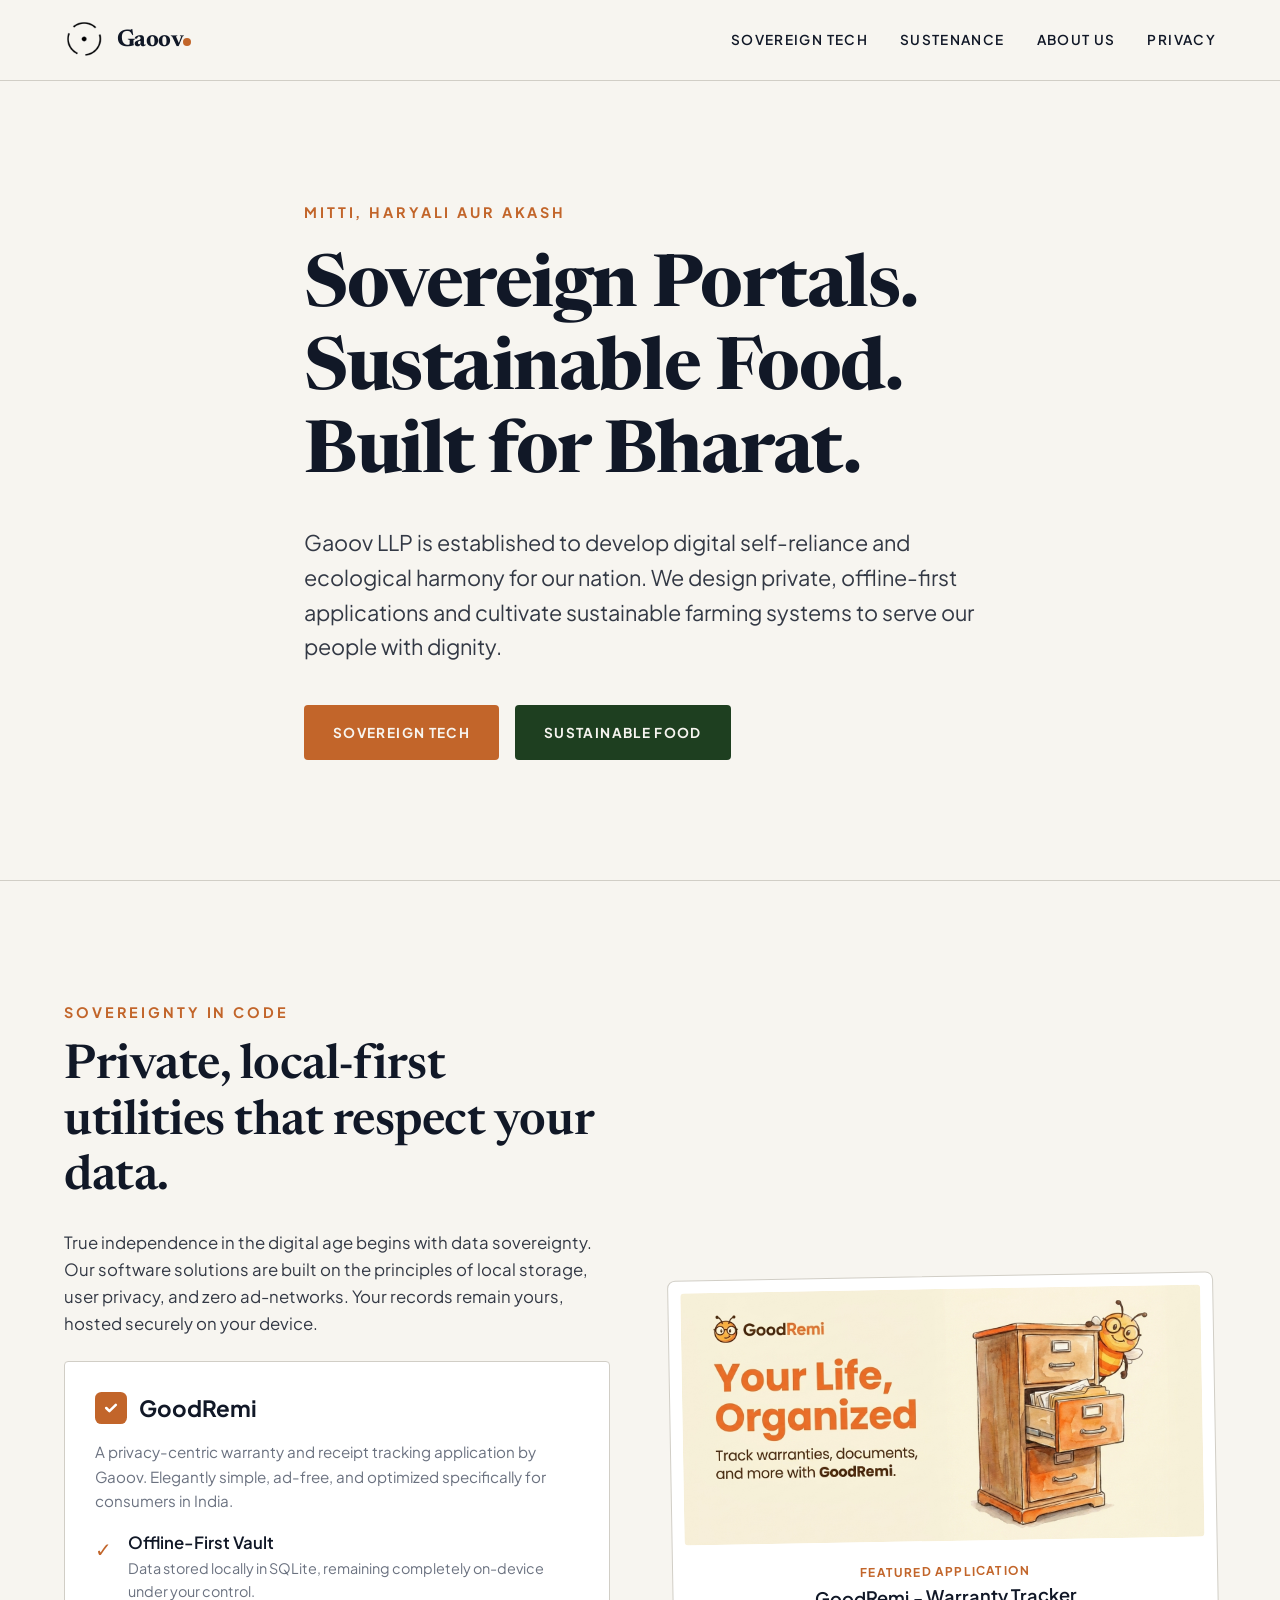
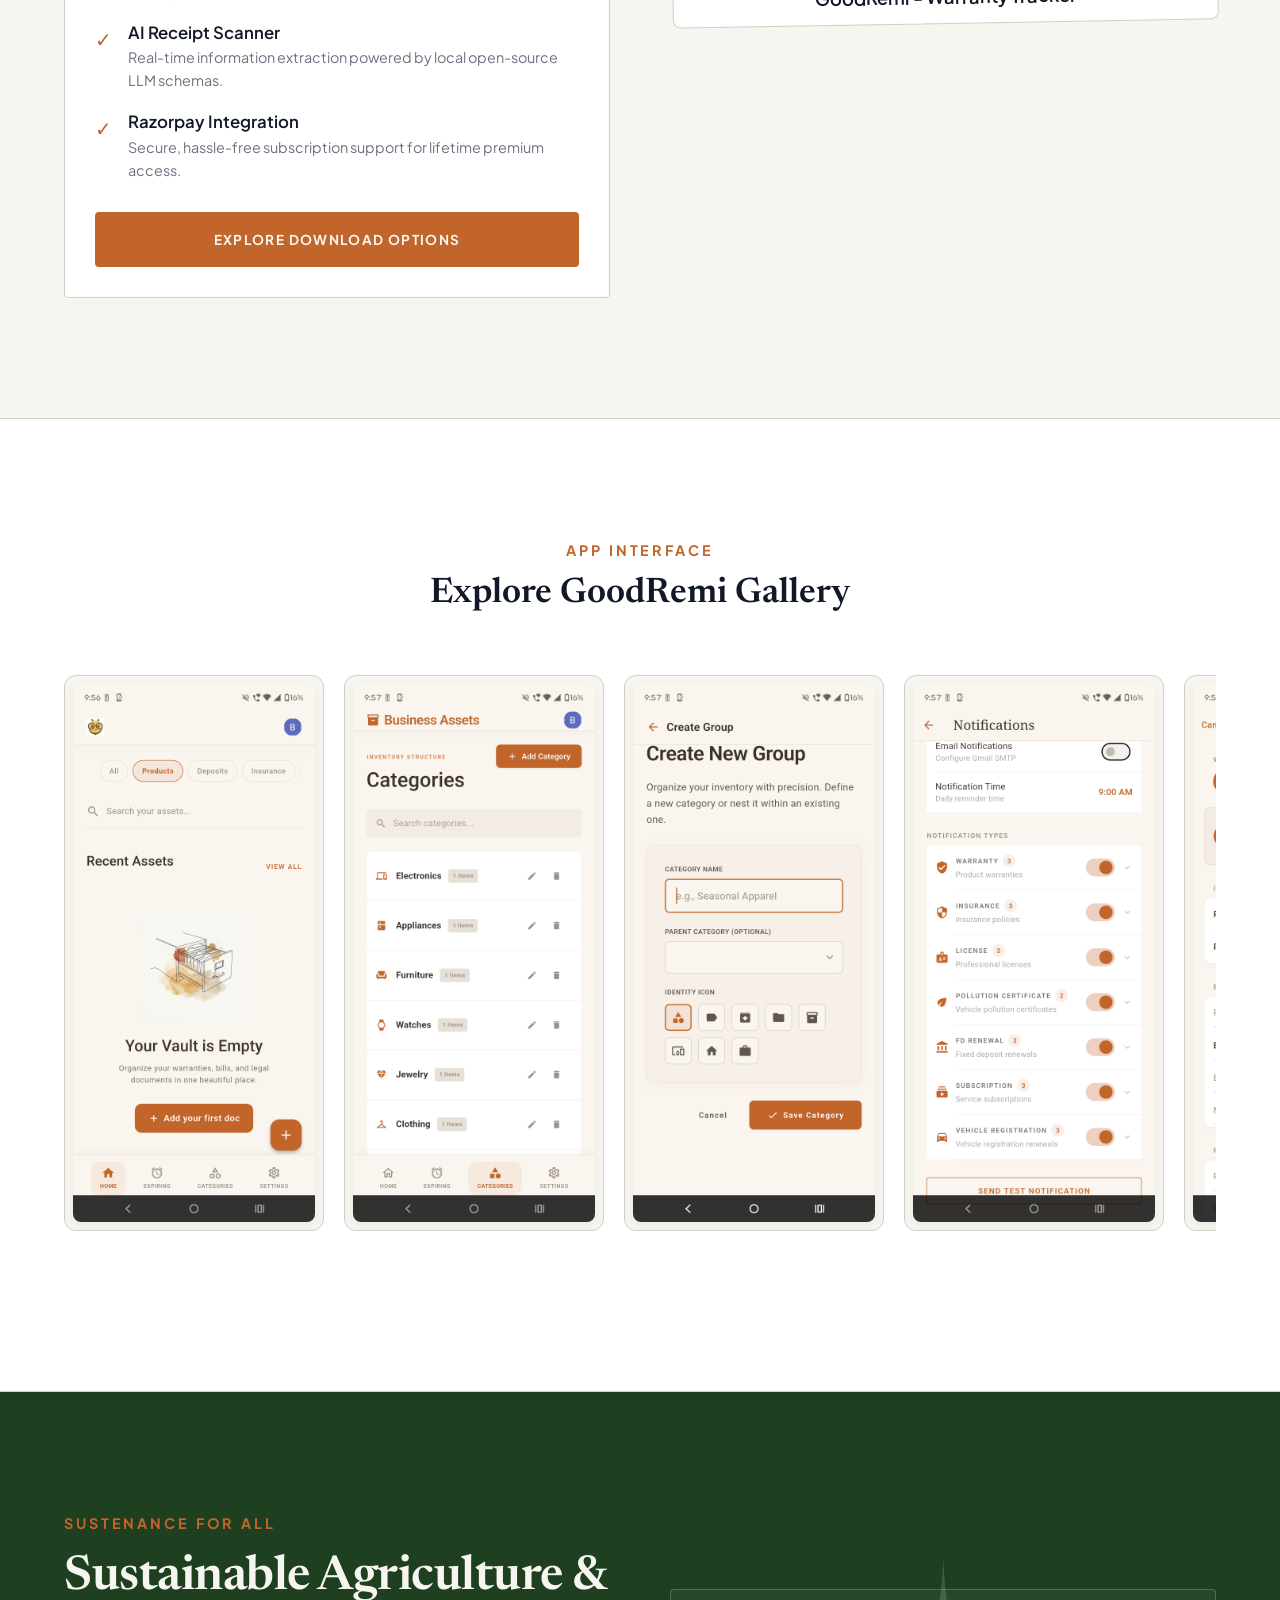
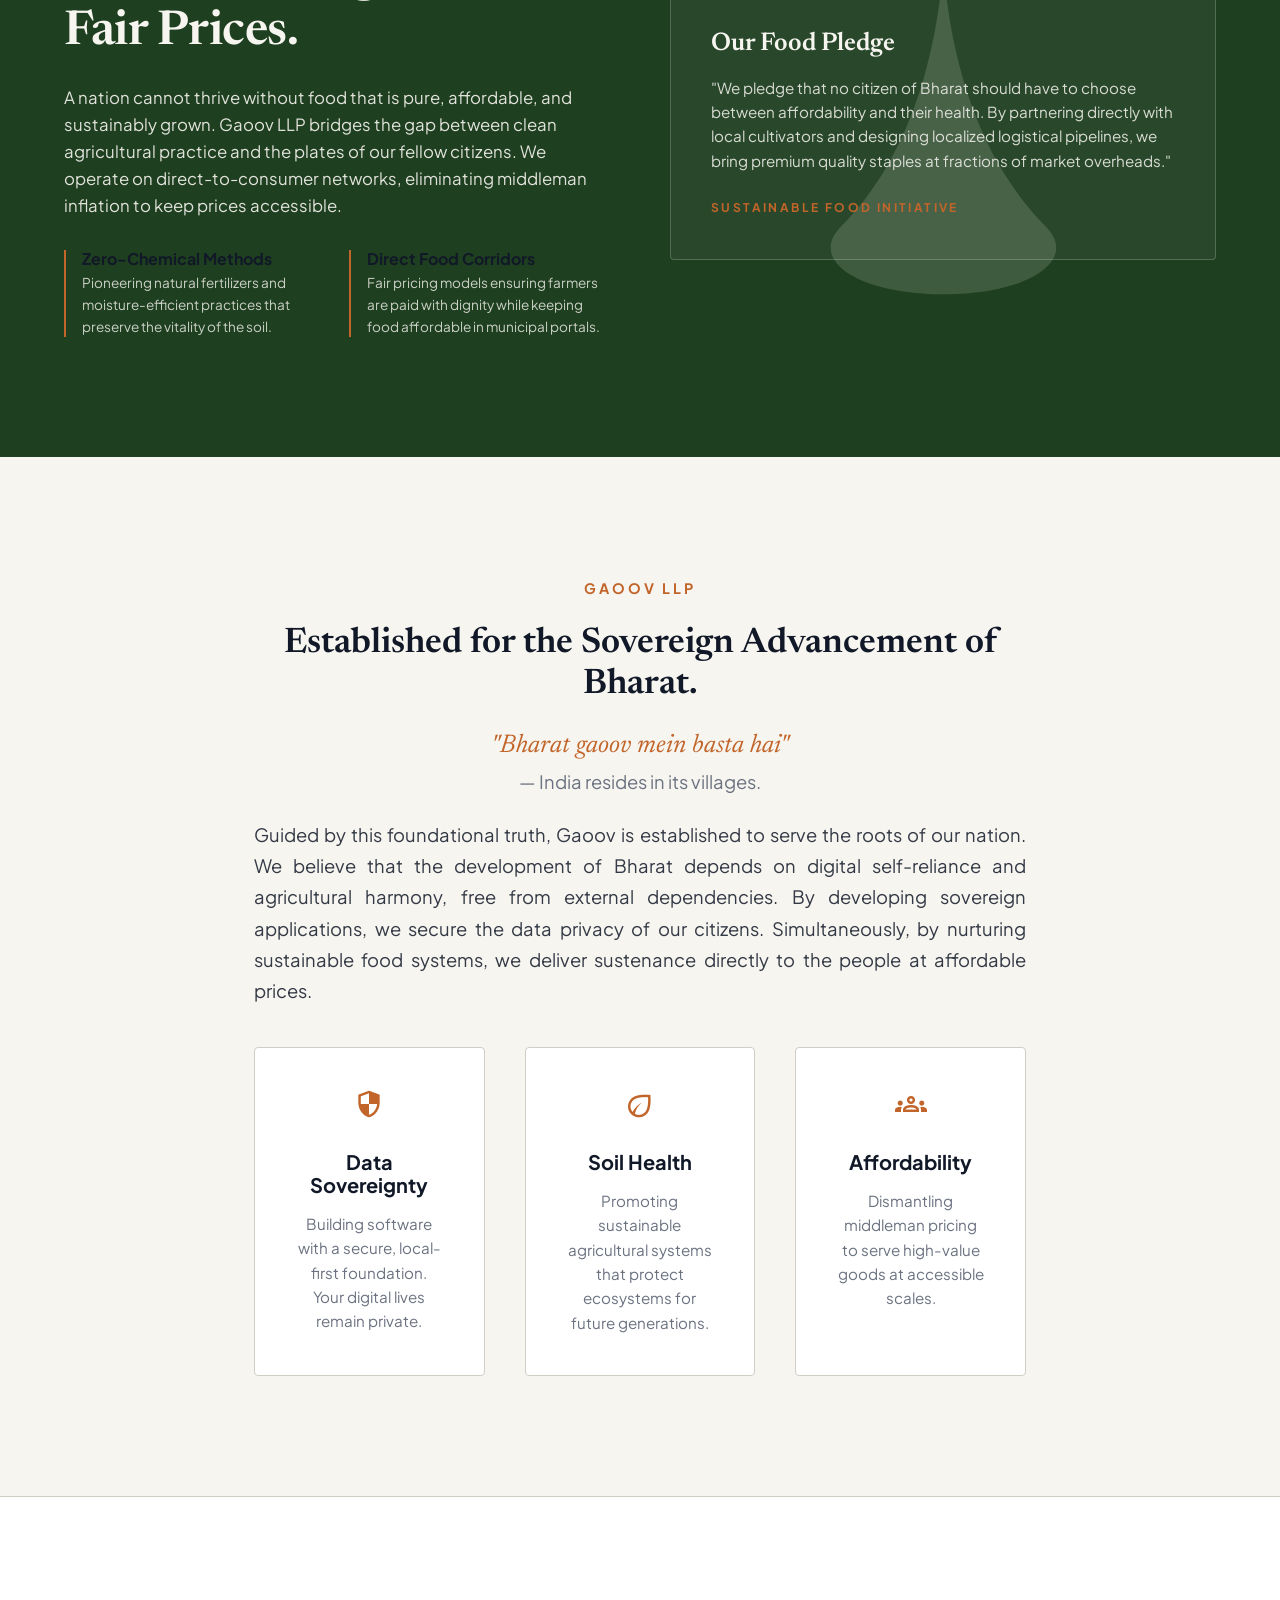
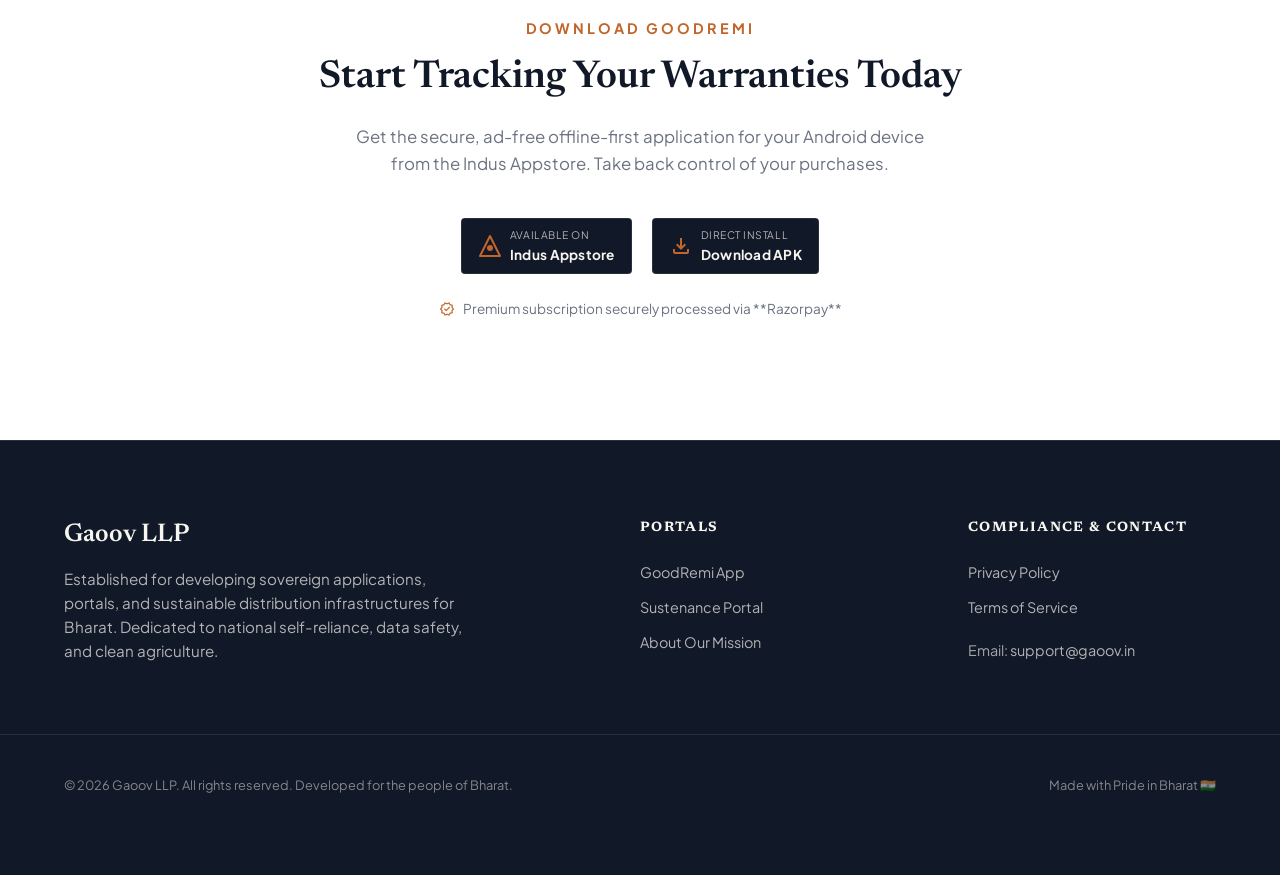
<file: index.html>
<!DOCTYPE html>
<html lang="en">

<head>
  <meta charset="utf-8" />
  <meta name="viewport" content="width=device-width, initial-scale=1.0" />
  <meta name="description"
    content="Gaoov LLP - Building sovereign portals, apps, and sustainable sustenance systems for the people of Bharat." />
  <title>Gaoov LLP — Sovereign Tech & Sustenance for Bharat</title>
  <link rel="stylesheet" href="index.css" />
  <link href="https://fonts.googleapis.com/css2?family=Material+Symbols+Outlined:wght,FILL@100..700,0..1&display=block"
    rel="stylesheet" />
</head>

<body>

  <!-- Navigation -->
  <header>
    <div class="container nav-container">
      <a href="index.html" class="logo-group">
        <img src="Logo_Gaoov.png" alt="Gaoov Logo" style="height: 42px; width: auto; display: block;" />
        <span class="logo-text">Gaoov<span class="logo-dot"></span></span>
      </a>
      <nav class="nav-links">
        <a href="#sovereign" class="nav-link">Sovereign Tech</a>
        <a href="#sustainable" class="nav-link">Sustenance</a>
        <a href="#about" class="nav-link">About Us</a>
        <a href="privacy.html" class="nav-link">Privacy</a>
      </nav>
    </div>
  </header>

  <!-- Hero Section -->
  <section class="section hero">
    <div class="container hero-content animate-fade-in stagger-1">
      <span class="hero-subtitle">Mitti, Haryali aur Akash</span>
      <h1 class="hero-title">Sovereign Portals. Sustainable Food. Built for Bharat.</h1>
      <p class="hero-description">
        Gaoov LLP is established to develop digital self-reliance and ecological harmony for our nation. We design
        private, offline-first applications and cultivate sustainable farming systems to serve our people with dignity.
      </p>
      <div class="btn-group">
        <a href="#sovereign" class="btn btn-primary">Sovereign Tech</a>
        <a href="#sustainable" class="btn btn-secondary">Sustainable Food</a>
      </div>
    </div>
  </section>

  <!-- Pillar 1: Sovereign Tech -->
  <section id="sovereign" class="section">
    <div class="container grid-2">
      <div class="animate-fade-in stagger-2">
        <span class="hero-subtitle" style="margin-bottom: 16px;">Sovereignty in Code</span>
        <h2 style="font-size: clamp(2rem, 4vw, 3rem); margin-bottom: 24px; letter-spacing: -0.01em;">Private,
          local-first utilities that respect your data.</h2>
        <p style="font-size: 1.05rem; margin-bottom: 24px; opacity: 0.85;">
          True independence in the digital age begins with data sovereignty. Our software solutions are built on the
          principles of local storage, user privacy, and zero ad-networks. Your records remain yours, hosted securely on
          your device.
        </p>

        <!-- GoodRemi Showcase details -->
        <div
          style="border: 1px solid var(--border-stone); padding: 30px; border-radius: 4px; background-color: var(--bg-alabaster);">
          <div style="display: flex; align-items: center; gap: 12px; margin-bottom: 16px;">
            <svg width="32" height="32" viewBox="0 0 100 100" fill="none" xmlns="http://www.w3.org/2000/svg">
              <rect width="100" height="100" rx="20" fill="#C2652A" />
              <path d="M35 50L45 60L65 40" stroke="#FFFFFF" stroke-width="8" stroke-linecap="round"
                stroke-linejoin="round" />
            </svg>
            <h3 style="font-size: 1.4rem; font-family: var(--font-body); font-weight: 700;">GoodRemi</h3>
          </div>
          <p style="font-size: 0.95rem; color: var(--text-muted); margin-bottom: 20px;">
            A privacy-centric warranty and receipt tracking application by Gaoov. Elegantly simple, ad-free, and
            optimized specifically for consumers in India.
          </p>
          <ul class="app-feature-list" style="margin-top: 0;">
            <li class="app-feature-item">
              <span class="feature-check">✓</span>
              <div class="feature-info">
                <h4>Offline-First Vault</h4>
                <p>Data stored locally in SQLite, remaining completely on-device under your control.</p>
              </div>
            </li>
            <li class="app-feature-item">
              <span class="feature-check">✓</span>
              <div class="feature-info">
                <h4>AI Receipt Scanner</h4>
                <p>Real-time information extraction powered by local open-source LLM schemas.</p>
              </div>
            </li>
            <li class="app-feature-item">
              <span class="feature-check">✓</span>
              <div class="feature-info">
                <h4>Razorpay Integration</h4>
                <p>Secure, hassle-free subscription support for lifetime premium access.</p>
              </div>
            </li>
          </ul>
          <a href="#download" class="btn btn-primary" style="margin-top: 10px; width: 100%;">Explore Download
            Options</a>
        </div>
      </div>

      <!-- Image Showcase -->
      <div class="showcase-wrapper animate-fade-in stagger-3">
        <div class="showcase-box">
          <img src="indus_store_assets/indus_feature_graphic_v2.png" alt="GoodRemi Feature Graphic"
            class="showcase-image" />
          <div style="padding: 16px 8px 4px 8px; text-align: center;">
            <span
              style="font-size: 0.75rem; font-weight: 700; text-transform: uppercase; letter-spacing: 0.1em; color: var(--brand-sienna);">Featured
              Application</span>
            <h4 style="font-size: 1.15rem; margin-top: 4px; font-family: var(--font-body); font-weight: 600;">GoodRemi -
              Warranty Tracker</h4>
          </div>
        </div>
      </div>
    </div>
  </section>

  <!-- Interactive Gallery Section -->
  <section class="section gallery-section">
    <div class="container">
      <span class="hero-subtitle" style="text-align: center; display: block; margin-bottom: 12px;">App Interface</span>
      <h2 style="text-align: center; font-size: 2.2rem; margin-bottom: 40px;">Explore GoodRemi Gallery</h2>
      <div class="gallery-track">
        <div class="gallery-item">
          <img src="indus_store_assets/screenshots/Screenshot_20260607-215641_GoodRemi.png"
            alt="GoodRemi Home Screen" />
        </div>
        <div class="gallery-item">
          <img src="indus_store_assets/screenshots/Screenshot_20260607-215707_GoodRemi.png"
            alt="GoodRemi Detail view" />
        </div>
        <div class="gallery-item">
          <img src="indus_store_assets/screenshots/Screenshot_20260607-215716_GoodRemi.png"
            alt="GoodRemi Warranty entry" />
        </div>
        <div class="gallery-item">
          <img src="indus_store_assets/screenshots/Screenshot_20260607-215745_GoodRemi.png"
            alt="GoodRemi Receipt storage" />
        </div>
        <div class="gallery-item">
          <img src="indus_store_assets/screenshots/Screenshot_20260607-215800_GoodRemi.png" alt="GoodRemi Scan page" />
        </div>
        <div class="gallery-item">
          <img src="indus_store_assets/screenshots/Screenshot_20260607-220158_GoodRemi.png"
            alt="GoodRemi Paywall Screen" />
        </div>
      </div>
    </div>
  </section>

  <!-- Pillar 2: Sustainable Sustenance -->
  <section id="sustainable" class="section pillar-green">
    <div class="container grid-2">
      <div style="display: flex; flex-direction: column; justify-content: center;">
        <span class="hero-subtitle" style="color: var(--brand-sienna); margin-bottom: 16px;">Sustenance for All</span>
        <h2 style="font-size: clamp(2rem, 4vw, 3rem); margin-bottom: 24px; letter-spacing: -0.01em;">Sustainable
          Agriculture & Fair Prices.</h2>
        <p style="font-size: 1.05rem; margin-bottom: 30px; opacity: 0.9;">
          A nation cannot thrive without food that is pure, affordable, and sustainably grown. Gaoov LLP bridges the gap
          between clean agricultural practice and the plates of our fellow citizens. We operate on direct-to-consumer
          networks, eliminating middleman inflation to keep prices accessible.
        </p>
        <div class="grid-2" style="gap: 24px;">
          <div style="border-left: 2px solid var(--brand-sienna); padding-left: 16px;">
            <h4 style="font-family: var(--font-body); font-weight: 700; margin-bottom: 4px; font-size: 1rem;">
              Zero-Chemical Methods</h4>
            <p style="font-size: 0.85rem; opacity: 0.8;">Pioneering natural fertilizers and moisture-efficient practices
              that preserve the vitality of the soil.</p>
          </div>
          <div style="border-left: 2px solid var(--brand-sienna); padding-left: 16px;">
            <h4 style="font-family: var(--font-body); font-weight: 700; margin-bottom: 4px; font-size: 1rem;">Direct
              Food Corridors</h4>
            <p style="font-size: 0.85rem; opacity: 0.8;">Fair pricing models ensuring farmers are paid with dignity
              while keeping food affordable in municipal portals.</p>
          </div>
        </div>
      </div>
      <div style="display: flex; align-items: center; justify-content: center; position: relative;">
        <!-- Leaf Vector Backdrop -->
        <svg viewBox="0 0 100 100" width="80%" height="80%"
          style="opacity: 0.15; position: absolute; fill: var(--bg-clay);">
          <path d="M50 0C50 0 50 50 20 80C10 90 25 100 50 100C75 100 90 90 80 80C50 50 50 0 50 0Z" />
        </svg>
        <div class="card"
          style="z-index: 1; border: 1px solid rgba(255, 255, 255, 0.2); background-color: rgba(255, 255, 255, 0.05); color: var(--bg-clay);">
          <h3 class="card-title" style="color: var(--bg-clay);">Our Food Pledge</h3>
          <p style="opacity: 0.85; margin-bottom: 20px; font-size: 0.95rem;">
            "We pledge that no citizen of Bharat should have to choose between affordability and their health. By
            partnering directly with local cultivators and designing localized logistical pipelines, we bring premium
            quality staples at fractions of market overheads."
          </p>
          <span
            style="font-size: 0.75rem; font-weight: 700; text-transform: uppercase; letter-spacing: 0.2em; color: var(--brand-sienna);">Sustainable
            Food Initiative</span>
        </div>
      </div>
    </div>
  </section>

  <!-- Pillar 3: Corporate Mission & About Us -->
  <section id="about" class="section">
    <div class="container" style="max-width: 900px; text-align: center;">
      <span class="hero-subtitle">Gaoov LLP</span>
      <h2 style="font-size: 2.2rem; margin-bottom: 24px;">Established for the Sovereign Advancement of Bharat.</h2>
      <blockquote
        style="font-family: var(--font-display); font-size: 1.6rem; font-style: italic; color: var(--brand-sienna); margin-bottom: 24px; line-height: 1.4;">
        "Bharat gaoov mein basta hai" <span
          style="font-size: 1.15rem; font-family: var(--font-body); font-style: normal; color: var(--text-muted); display: block; margin-top: 4px;">—
          India resides in its villages.</span>
      </blockquote>
      <p style="font-size: 1.15rem; line-height: 1.7; opacity: 0.85; margin-bottom: 40px; text-align: justify;">
        Guided by this foundational truth, Gaoov is established to serve the roots of our nation. We believe that the
        development of Bharat depends on digital self-reliance and agricultural harmony, free from external
        dependencies. By developing sovereign applications, we secure the data privacy of our citizens. Simultaneously,
        by nurturing sustainable food systems, we deliver sustenance directly to the people at affordable prices.
      </p>
      <div class="grid-3">
        <div class="card">
          <div class="card-icon"><span class="material-symbols-outlined" style="font-size: 32px;">security</span></div>
          <h3 class="card-title" style="font-size: 1.25rem; font-family: var(--font-body); font-weight: 700;">Data
            Sovereignty</h3>
          <p class="card-text">Building software with a secure, local-first foundation. Your digital lives remain
            private.</p>
        </div>
        <div class="card">
          <div class="card-icon"><span class="material-symbols-outlined" style="font-size: 32px;">eco</span></div>
          <h3 class="card-title" style="font-size: 1.25rem; font-family: var(--font-body); font-weight: 700;">Soil
            Health</h3>
          <p class="card-text">Promoting sustainable agricultural systems that protect ecosystems for future
            generations.</p>
        </div>
        <div class="card">
          <div class="card-icon"><span class="material-symbols-outlined" style="font-size: 32px;">groups</span></div>
          <h3 class="card-title" style="font-size: 1.25rem; font-family: var(--font-body); font-weight: 700;">
            Affordability</h3>
          <p class="card-text">Dismantling middleman pricing to serve high-value goods at accessible scales.</p>
        </div>
      </div>
    </div>
  </section>

  <!-- Download Call-to-Action -->
  <section id="download" class="section" style="background-color: var(--bg-alabaster);">
    <div class="container" style="max-width: 800px; text-align: center;">
      <span class="hero-subtitle" style="margin-bottom: 16px;">Download GoodRemi</span>
      <h2 style="font-size: 2.4rem; margin-bottom: 24px;">Start Tracking Your Warranties Today</h2>
      <p
        style="font-size: 1.05rem; color: var(--text-muted); margin-bottom: 40px; max-width: 600px; margin-left: auto; margin-right: auto;">
        Get the secure, ad-free offline-first application for your Android device from the Indus Appstore. Take back
        control of your purchases.
      </p>

      <!-- App Download Badges -->
      <div class="btn-group" style="justify-content: center; gap: 20px;">
        <!-- Indus Appstore Badge -->
        <a href="#" class="store-badge" style="background-color: var(--text-onyx); color: var(--bg-clay);">
          <svg width="24" height="24" viewBox="0 0 24 24" fill="none" xmlns="http://www.w3.org/2000/svg">
            <path d="M12 2L2 22h20L12 2z" stroke="#C2652A" stroke-width="2" stroke-linejoin="round" />
            <circle cx="12" cy="14" r="3" fill="#C2652A" />
          </svg>
          <div class="badge-text">
            <div class="badge-sub">Available on</div>
            <div class="badge-main">Indus Appstore</div>
          </div>
        </a>

        <!-- Direct APK Download -->
        <a href="#" class="store-badge" style="background-color: var(--text-onyx); color: var(--bg-clay);">
          <span class="material-symbols-outlined" style="color: var(--brand-sienna);">download</span>
          <div class="badge-text">
            <div class="badge-sub">Direct Install</div>
            <div class="badge-main">Download APK</div>
          </div>
        </a>
      </div>
      <p
        style="font-size: 0.85rem; color: var(--text-muted); margin-top: 24px; display: flex; align-items: center; justify-content: center; gap: 8px;">
        <span class="material-symbols-outlined" style="font-size: 16px; color: var(--brand-sienna);">verified</span>
        Premium subscription securely processed via **Razorpay**
      </p>
    </div>
  </section>

  <!-- Footer -->
  <footer>
    <div class="container footer-grid">
      <div class="footer-about">
        <h3>Gaoov LLP</h3>
        <p style="margin-top: 16px; font-size: 0.95rem; color: rgba(247, 245, 240, 0.7);">
          Established for developing sovereign applications, portals, and sustainable distribution infrastructures for
          Bharat. Dedicated to national self-reliance, data safety, and clean agriculture.
        </p>
      </div>
      <div class="footer-links-col">
        <h4>Portals</h4>
        <ul class="footer-links">
          <li class="footer-link-item"><a href="#sovereign">GoodRemi App</a></li>
          <li class="footer-link-item"><a href="#sustainable">Sustenance Portal</a></li>
          <li class="footer-link-item"><a href="#about">About Our Mission</a></li>
        </ul>
      </div>
      <div class="footer-links-col">
        <h4>Compliance & Contact</h4>
        <ul class="footer-links">
          <li class="footer-link-item"><a href="privacy.html">Privacy Policy</a></li>
          <li class="footer-link-item"><a href="terms.html">Terms of Service</a></li>
          <li class="footer-link-item" style="color: rgba(247, 245, 240, 0.65); margin-top: 20px;">
            Email: <a href="mailto:support@gaoov.in">support@gaoov.in</a>
          </li>
        </ul>
      </div>
    </div>
    <div class="container footer-bottom">
      <div class="footer-copy">
        &copy; 2026 Gaoov LLP. All rights reserved. Developed for the people of Bharat.
      </div>
      <div style="font-size: 0.8rem; color: rgba(247, 245, 240, 0.5);">
        Made with Pride in Bharat 🇮🇳
      </div>
    </div>
  </footer>

</body>

</html>
</file>
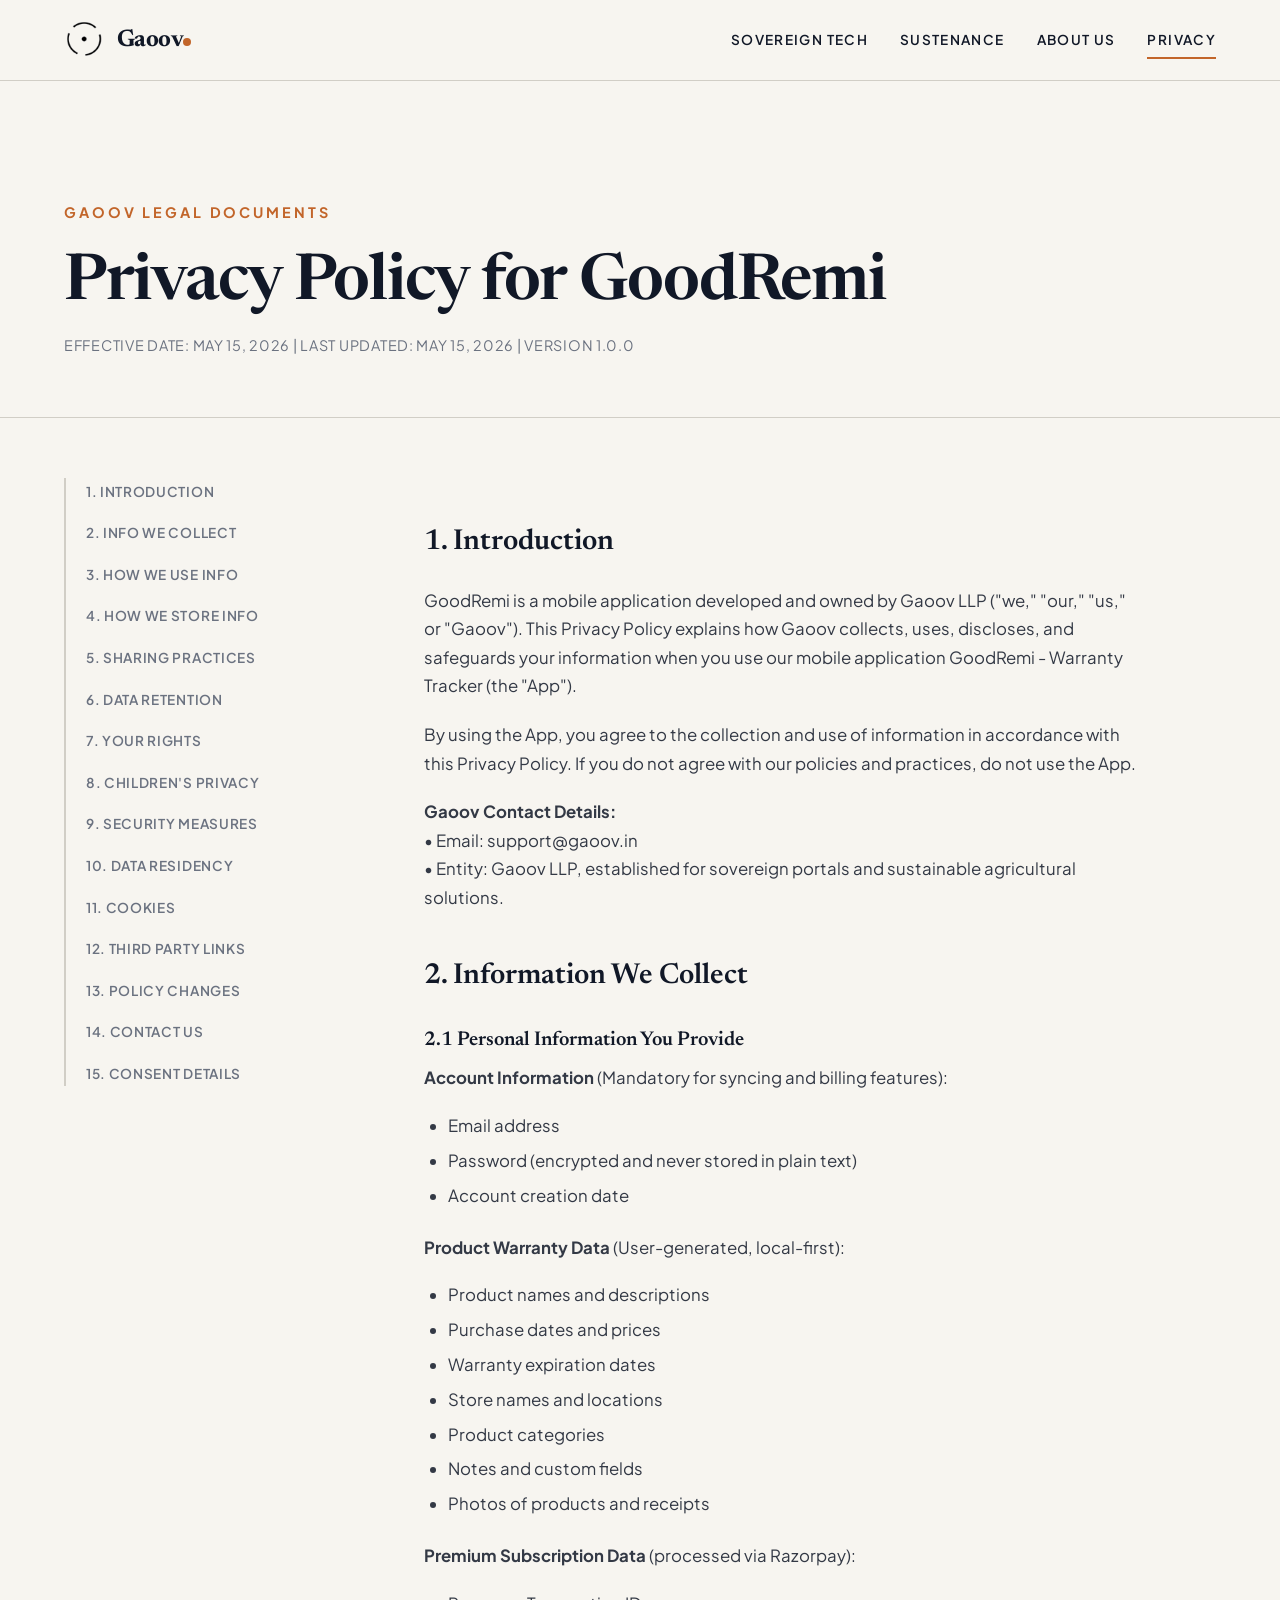
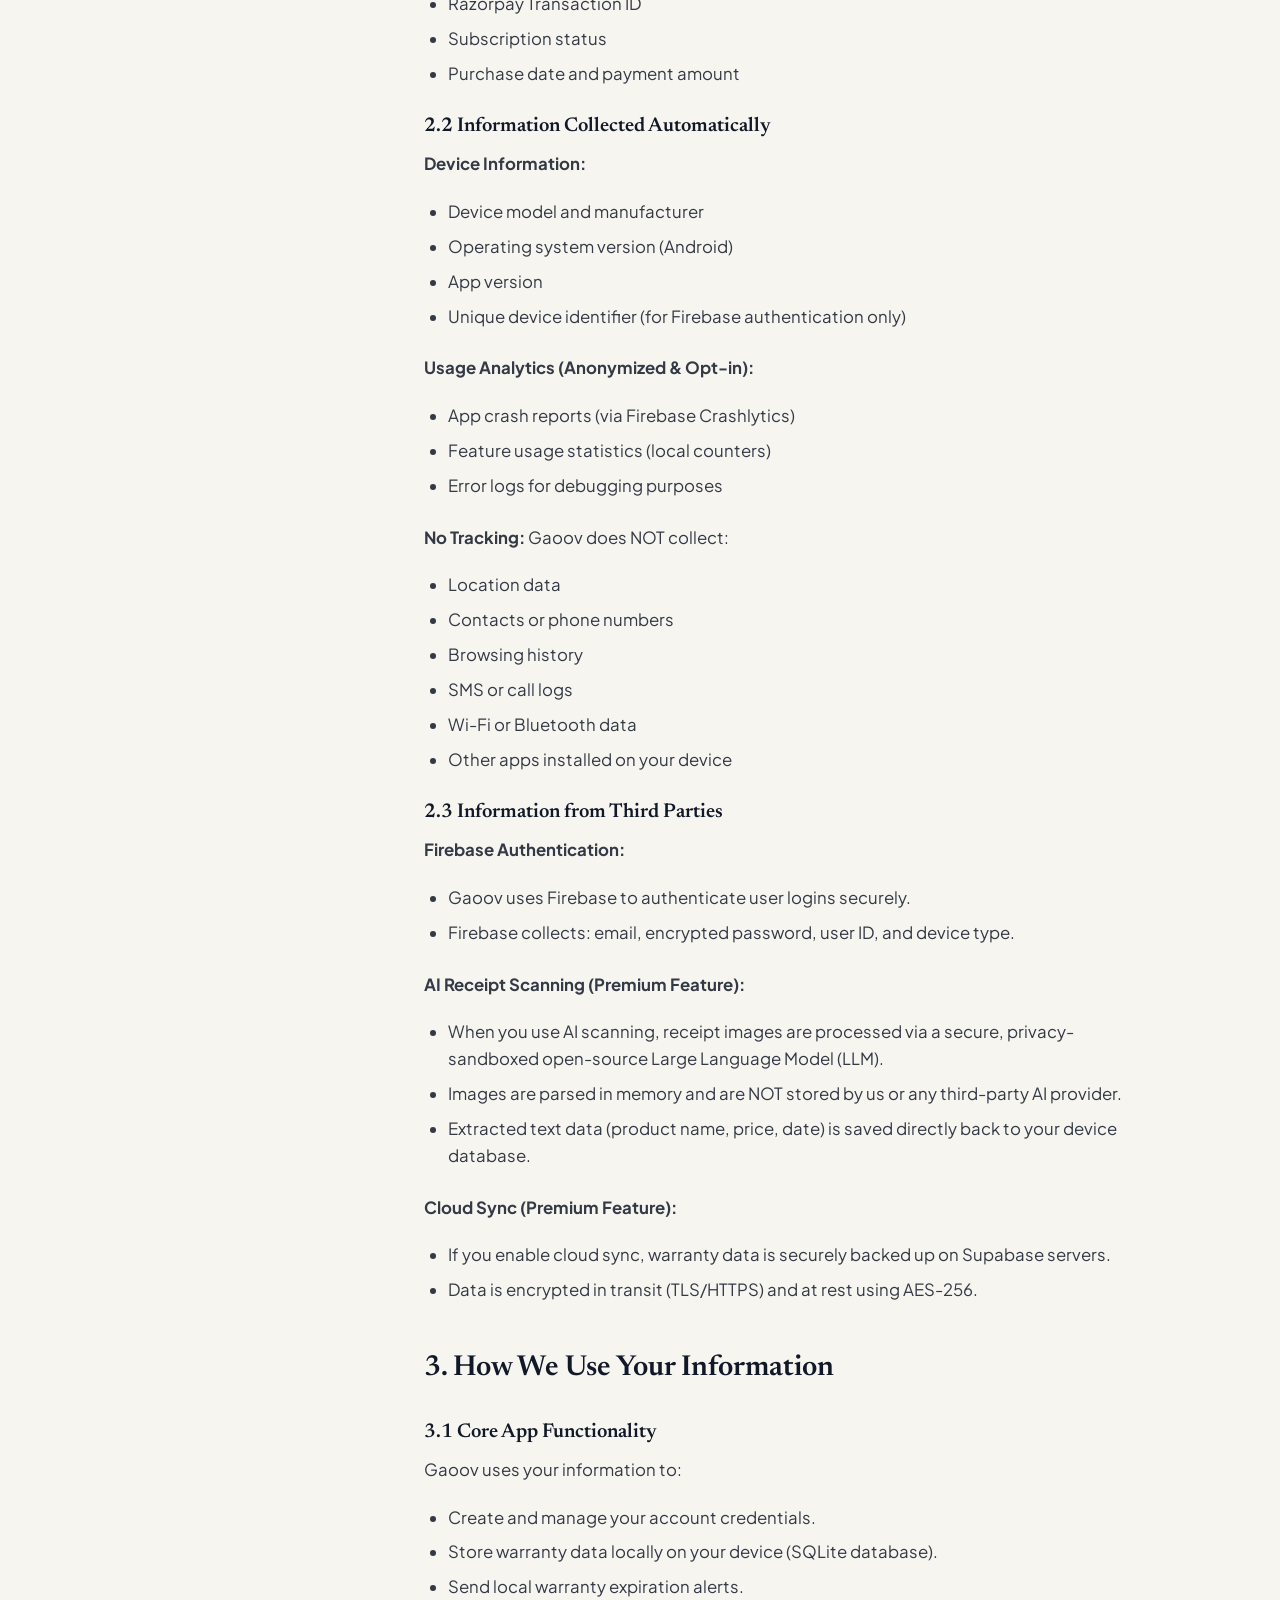
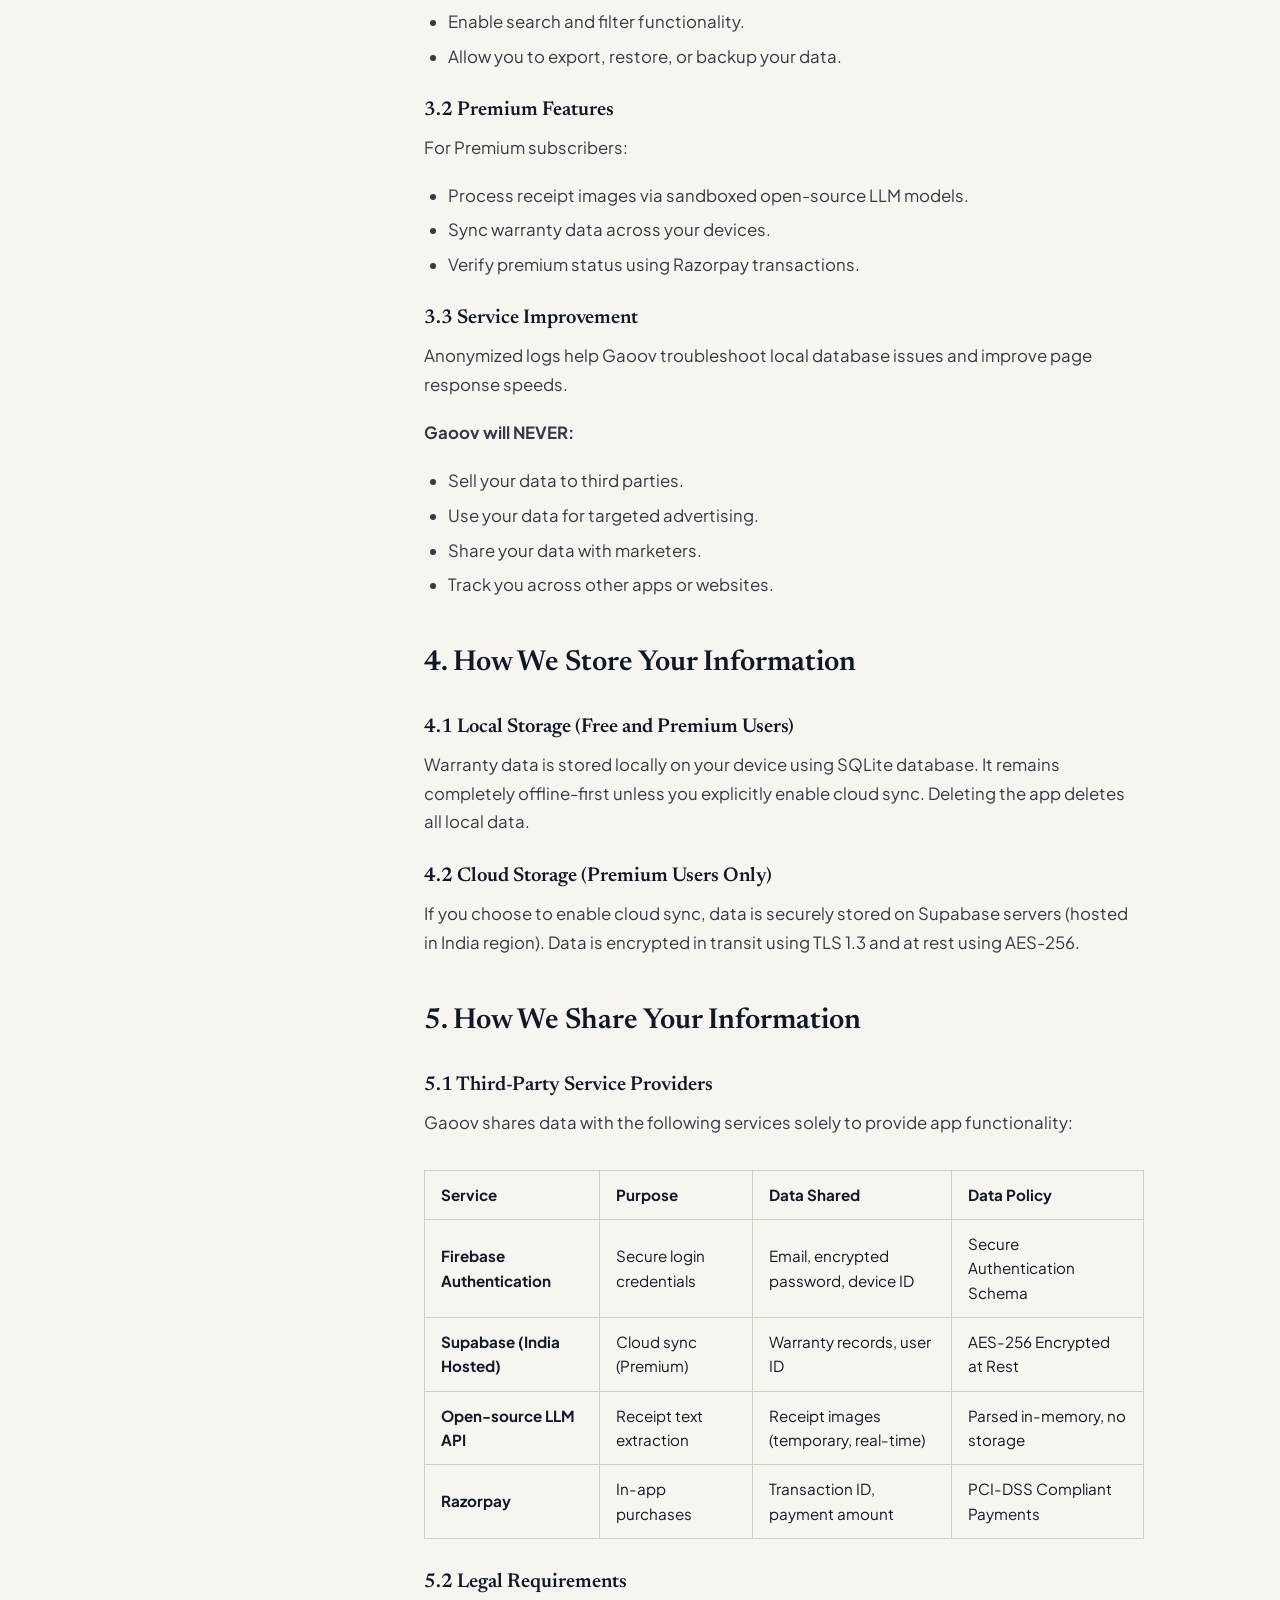
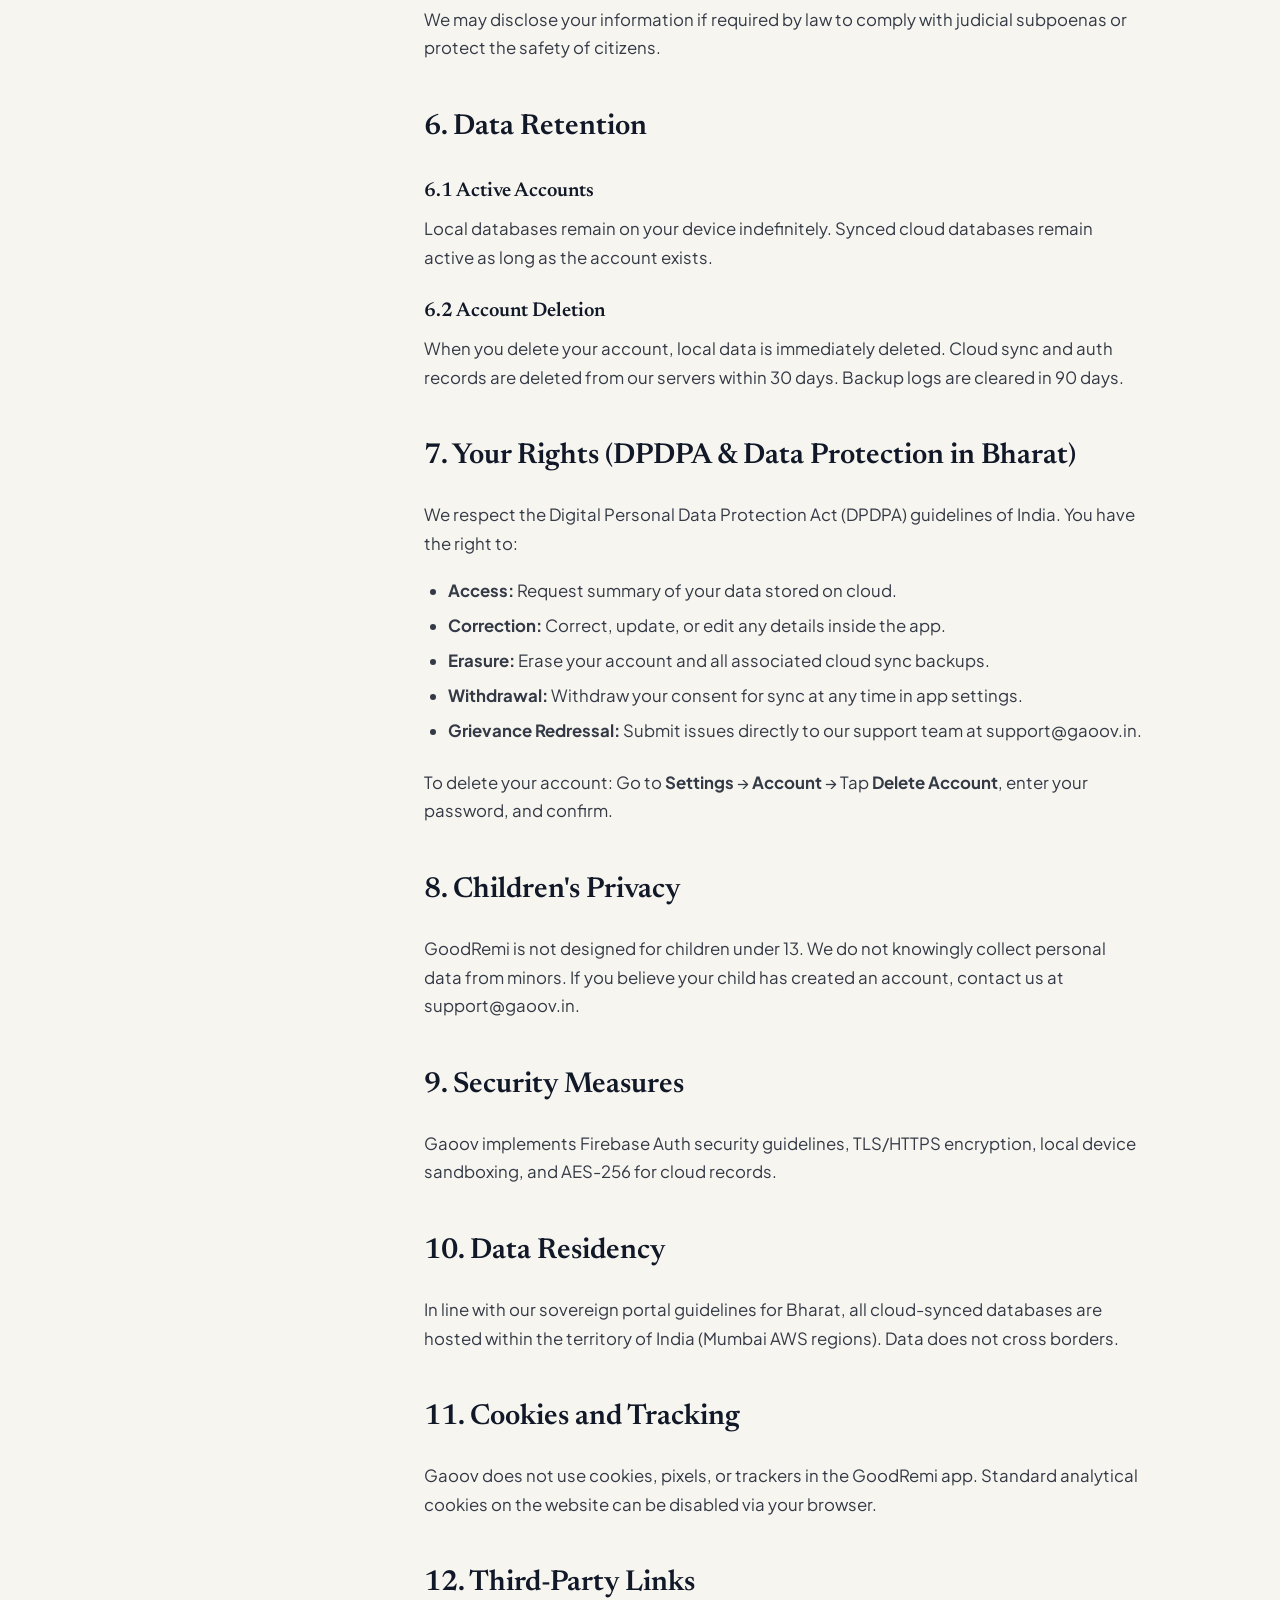
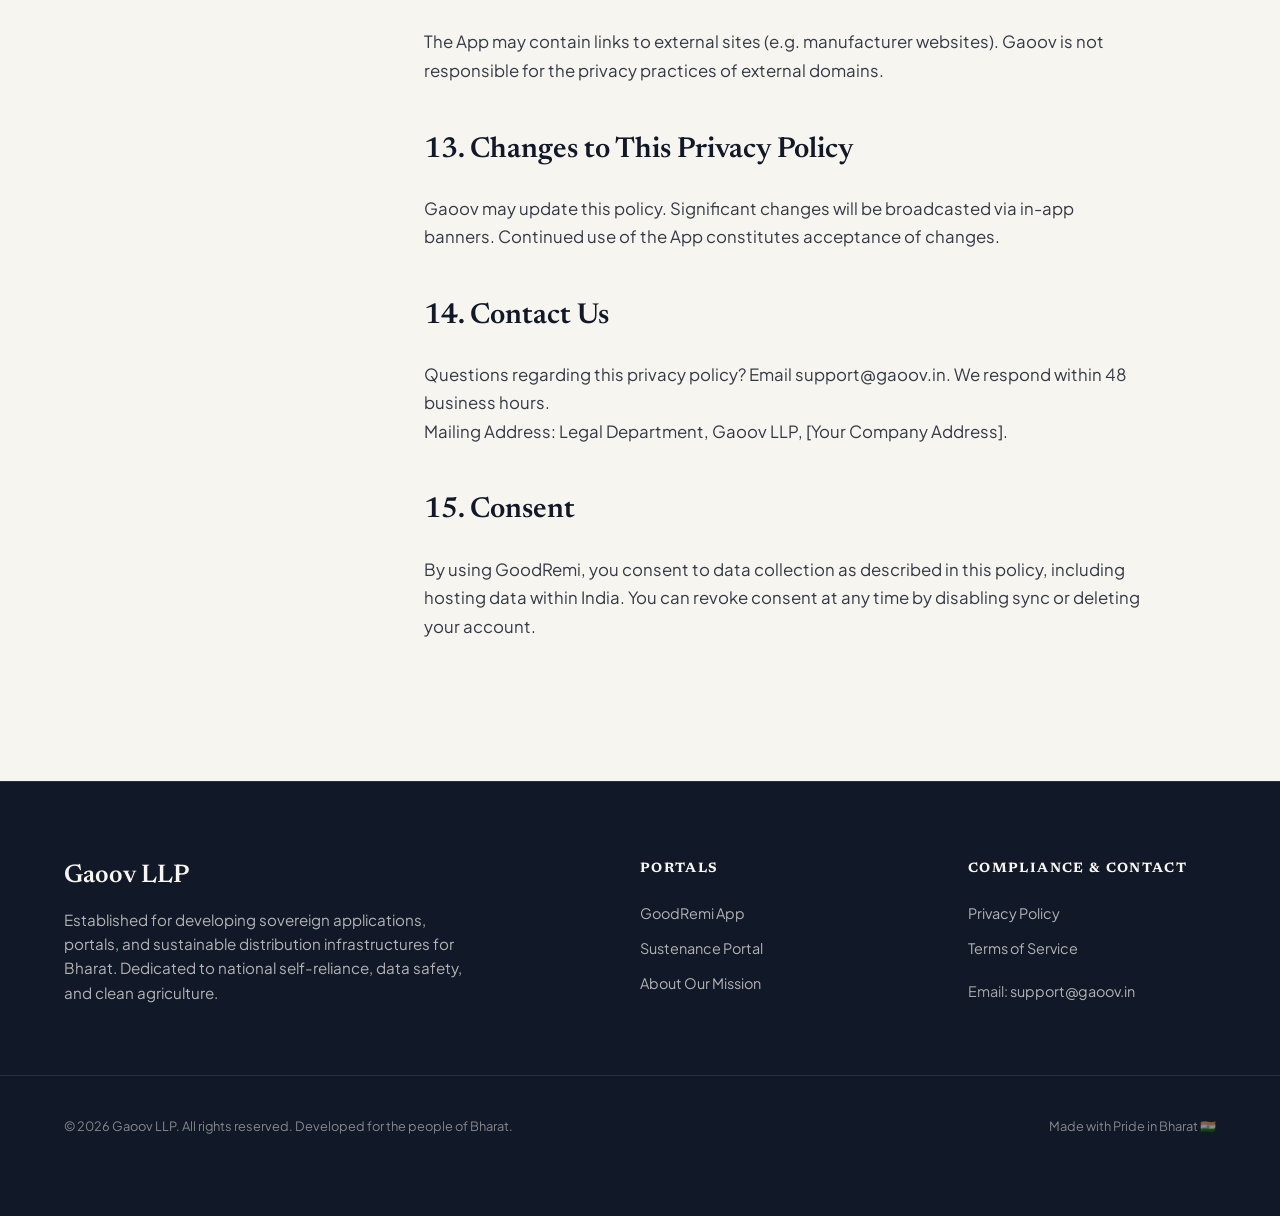
<file: privacy.html>
<!DOCTYPE html>
<html lang="en">
<head>
  <meta charset="utf-8"/>
  <meta name="viewport" content="width=device-width, initial-scale=1.0"/>
  <meta name="description" content="Gaoov Privacy Policy for GoodRemi - Warranty & Receipt Tracker, developed by Gaoov LLP."/>
  <title>Privacy Policy — GoodRemi</title>
  <link rel="stylesheet" href="index.css"/>
</head>
<body>

  <!-- Navigation -->
  <header>
    <div class="container nav-container">
      <a href="index.html" class="logo-group">
        <img src="Logo_Gaoov.png" alt="Gaoov Logo" style="height: 42px; width: auto; display: block;" />
        <span class="logo-text">Gaoov<span class="logo-dot"></span></span>
      </a>
      <nav class="nav-links">
        <a href="index.html#sovereign" class="nav-link">Sovereign Tech</a>
        <a href="index.html#sustainable" class="nav-link">Sustenance</a>
        <a href="index.html#about" class="nav-link">About Us</a>
        <a href="privacy.html" class="nav-link active">Privacy</a>
      </nav>
    </div>
  </header>

  <!-- Title Section -->
  <section class="section" style="padding-bottom: 20px;">
    <div class="container">
      <span class="hero-subtitle">Gaoov Legal Documents</span>
      <h1 style="font-size: clamp(2.5rem, 5vw, 4rem); letter-spacing: -0.02em; margin-bottom: 12px;">Privacy Policy for GoodRemi</h1>
      <p class="legal-meta">Effective Date: May 15, 2026 | Last Updated: May 15, 2026 | Version 1.0.0</p>
    </div>
  </section>

  <!-- Legal Main Layout -->
  <section class="section" style="padding-top: 0;">
    <div class="container legal-layout">
      <!-- Sticky Sidebar -->
      <aside class="legal-sidebar">
        <div class="legal-sidebar-sticky">
          <ul class="legal-menu">
            <li class="legal-menu-item"><a href="#intro" class="legal-menu-link active">1. Introduction</a></li>
            <li class="legal-menu-item"><a href="#collect" class="legal-menu-link">2. Info We Collect</a></li>
            <li class="legal-menu-item"><a href="#use" class="legal-menu-link">3. How We Use Info</a></li>
            <li class="legal-menu-item"><a href="#store" class="legal-menu-link">4. How We Store Info</a></li>
            <li class="legal-menu-item"><a href="#share" class="legal-menu-link">5. Sharing Practices</a></li>
            <li class="legal-menu-item"><a href="#retention" class="legal-menu-link">6. Data Retention</a></li>
            <li class="legal-menu-item"><a href="#rights" class="legal-menu-link">7. Your Rights</a></li>
            <li class="legal-menu-item"><a href="#children" class="legal-menu-link">8. Children's Privacy</a></li>
            <li class="legal-menu-item"><a href="#security" class="legal-menu-link">9. Security Measures</a></li>
            <li class="legal-menu-item"><a href="#transfers" class="legal-menu-link">10. Data Residency</a></li>
            <li class="legal-menu-item"><a href="#cookies" class="legal-menu-link">11. Cookies</a></li>
            <li class="legal-menu-item"><a href="#thirdparty" class="legal-menu-link">12. Third Party Links</a></li>
            <li class="legal-menu-item"><a href="#changes" class="legal-menu-link">13. Policy Changes</a></li>
            <li class="legal-menu-item"><a href="#contact" class="legal-menu-link">14. Contact Us</a></li>
            <li class="legal-menu-item"><a href="#consent" class="legal-menu-link">15. Consent Details</a></li>
          </ul>
        </div>
      </aside>

      <!-- Document Content -->
      <main class="legal-content">
        <section id="intro">
          <h2>1. Introduction</h2>
          <p>
            GoodRemi is a mobile application developed and owned by Gaoov LLP ("we," "our," "us," or "Gaoov"). This Privacy Policy explains how Gaoov collects, uses, discloses, and safeguards your information when you use our mobile application GoodRemi - Warranty Tracker (the "App").
          </p>
          <p>
            By using the App, you agree to the collection and use of information in accordance with this Privacy Policy. If you do not agree with our policies and practices, do not use the App.
          </p>
          <p>
            <strong>Gaoov Contact Details:</strong><br>
            • Email: <a href="mailto:support@gaoov.in">support@gaoov.in</a><br>
            • Entity: Gaoov LLP, established for sovereign portals and sustainable agricultural solutions.
          </p>
        </section>

        <section id="collect">
          <h2>2. Information We Collect</h2>
          <h3>2.1 Personal Information You Provide</h3>
          <p><strong>Account Information</strong> (Mandatory for syncing and billing features):</p>
          <ul>
            <li>Email address</li>
            <li>Password (encrypted and never stored in plain text)</li>
            <li>Account creation date</li>
          </ul>
          
          <p><strong>Product Warranty Data</strong> (User-generated, local-first):</p>
          <ul>
            <li>Product names and descriptions</li>
            <li>Purchase dates and prices</li>
            <li>Warranty expiration dates</li>
            <li>Store names and locations</li>
            <li>Product categories</li>
            <li>Notes and custom fields</li>
            <li>Photos of products and receipts</li>
          </ul>

          <p><strong>Premium Subscription Data</strong> (processed via Razorpay):</p>
          <ul>
            <li>Razorpay Transaction ID</li>
            <li>Subscription status</li>
            <li>Purchase date and payment amount</li>
          </ul>

          <h3>2.2 Information Collected Automatically</h3>
          <p><strong>Device Information:</strong></p>
          <ul>
            <li>Device model and manufacturer</li>
            <li>Operating system version (Android)</li>
            <li>App version</li>
            <li>Unique device identifier (for Firebase authentication only)</li>
          </ul>

          <p><strong>Usage Analytics (Anonymized & Opt-in):</strong></p>
          <ul>
            <li>App crash reports (via Firebase Crashlytics)</li>
            <li>Feature usage statistics (local counters)</li>
            <li>Error logs for debugging purposes</li>
          </ul>

          <p><strong>No Tracking:</strong> Gaoov does NOT collect:</p>
          <ul>
            <li>Location data</li>
            <li>Contacts or phone numbers</li>
            <li>Browsing history</li>
            <li>SMS or call logs</li>
            <li>Wi-Fi or Bluetooth data</li>
            <li>Other apps installed on your device</li>
          </ul>

          <h3>2.3 Information from Third Parties</h3>
          <p><strong>Firebase Authentication:</strong></p>
          <ul>
            <li>Gaoov uses Firebase to authenticate user logins securely.</li>
            <li>Firebase collects: email, encrypted password, user ID, and device type.</li>
          </ul>

          <p><strong>AI Receipt Scanning (Premium Feature):</strong></p>
          <ul>
            <li>When you use AI scanning, receipt images are processed via a secure, privacy-sandboxed open-source Large Language Model (LLM).</li>
            <li>Images are parsed in memory and are NOT stored by us or any third-party AI provider.</li>
            <li>Extracted text data (product name, price, date) is saved directly back to your device database.</li>
          </ul>

          <p><strong>Cloud Sync (Premium Feature):</strong></p>
          <ul>
            <li>If you enable cloud sync, warranty data is securely backed up on Supabase servers.</li>
            <li>Data is encrypted in transit (TLS/HTTPS) and at rest using AES-256.</li>
          </ul>
        </section>

        <section id="use">
          <h2>3. How We Use Your Information</h2>
          <h3>3.1 Core App Functionality</h3>
          <p>Gaoov uses your information to:</p>
          <ul>
            <li>Create and manage your account credentials.</li>
            <li>Store warranty data locally on your device (SQLite database).</li>
            <li>Send local warranty expiration alerts.</li>
            <li>Enable search and filter functionality.</li>
            <li>Allow you to export, restore, or backup your data.</li>
          </ul>

          <h3>3.2 Premium Features</h3>
          <p>For Premium subscribers:</p>
          <ul>
            <li>Process receipt images via sandboxed open-source LLM models.</li>
            <li>Sync warranty data across your devices.</li>
            <li>Verify premium status using Razorpay transactions.</li>
          </ul>

          <h3>3.3 Service Improvement</h3>
          <p>Anonymized logs help Gaoov troubleshoot local database issues and improve page response speeds.</p>
          <p><strong>Gaoov will NEVER:</strong></p>
          <ul>
            <li>Sell your data to third parties.</li>
            <li>Use your data for targeted advertising.</li>
            <li>Share your data with marketers.</li>
            <li>Track you across other apps or websites.</li>
          </ul>
        </section>

        <section id="store">
          <h2>4. How We Store Your Information</h2>
          <h3>4.1 Local Storage (Free and Premium Users)</h3>
          <p>
            Warranty data is stored locally on your device using SQLite database. It remains completely offline-first unless you explicitly enable cloud sync. Deleting the app deletes all local data.
          </p>
          <h3>4.2 Cloud Storage (Premium Users Only)</h3>
          <p>
            If you choose to enable cloud sync, data is securely stored on Supabase servers (hosted in India region). Data is encrypted in transit using TLS 1.3 and at rest using AES-256.
          </p>
        </section>

        <section id="share">
          <h2>5. How We Share Your Information</h2>
          <h3>5.1 Third-Party Service Providers</h3>
          <p>Gaoov shares data with the following services solely to provide app functionality:</p>
          <table>
            <thead>
              <tr>
                <th>Service</th>
                <th>Purpose</th>
                <th>Data Shared</th>
                <th>Data Policy</th>
              </tr>
            </thead>
            <tbody>
              <tr>
                <td><strong>Firebase Authentication</strong></td>
                <td>Secure login credentials</td>
                <td>Email, encrypted password, device ID</td>
                <td>Secure Authentication Schema</td>
              </tr>
              <tr>
                <td><strong>Supabase (India Hosted)</strong></td>
                <td>Cloud sync (Premium)</td>
                <td>Warranty records, user ID</td>
                <td>AES-256 Encrypted at Rest</td>
              </tr>
              <tr>
                <td><strong>Open-source LLM API</strong></td>
                <td>Receipt text extraction</td>
                <td>Receipt images (temporary, real-time)</td>
                <td>Parsed in-memory, no storage</td>
              </tr>
              <tr>
                <td><strong>Razorpay</strong></td>
                <td>In-app purchases</td>
                <td>Transaction ID, payment amount</td>
                <td>PCI-DSS Compliant Payments</td>
              </tr>
            </tbody>
          </table>
          <h3>5.2 Legal Requirements</h3>
          <p>We may disclose your information if required by law to comply with judicial subpoenas or protect the safety of citizens.</p>
        </section>

        <section id="retention">
          <h2>6. Data Retention</h2>
          <h3>6.1 Active Accounts</h3>
          <p>Local databases remain on your device indefinitely. Synced cloud databases remain active as long as the account exists.</p>
          <h3>6.2 Account Deletion</h3>
          <p>
            When you delete your account, local data is immediately deleted. Cloud sync and auth records are deleted from our servers within 30 days. Backup logs are cleared in 90 days.
          </p>
        </section>

        <section id="rights">
          <h2>7. Your Rights (DPDPA & Data Protection in Bharat)</h2>
          <p>We respect the Digital Personal Data Protection Act (DPDPA) guidelines of India. You have the right to:</p>
          <ul>
            <li><strong>Access:</strong> Request summary of your data stored on cloud.</li>
            <li><strong>Correction:</strong> Correct, update, or edit any details inside the app.</li>
            <li><strong>Erasure:</strong> Erase your account and all associated cloud sync backups.</li>
            <li><strong>Withdrawal:</strong> Withdraw your consent for sync at any time in app settings.</li>
            <li><strong>Grievance Redressal:</strong> Submit issues directly to our support team at support@gaoov.in.</li>
          </ul>
          <p>To delete your account: Go to <strong>Settings</strong> → <strong>Account</strong> → Tap <strong>Delete Account</strong>, enter your password, and confirm.</p>
        </section>

        <section id="children">
          <h2>8. Children's Privacy</h2>
          <p>
            GoodRemi is not designed for children under 13. We do not knowingly collect personal data from minors. If you believe your child has created an account, contact us at <a href="mailto:support@gaoov.in">support@gaoov.in</a>.
          </p>
        </section>

        <section id="security">
          <h2>9. Security Measures</h2>
          <p>
            Gaoov implements Firebase Auth security guidelines, TLS/HTTPS encryption, local device sandboxing, and AES-256 for cloud records.
          </p>
        </section>

        <section id="transfers">
          <h2>10. Data Residency</h2>
          <p>
            In line with our sovereign portal guidelines for Bharat, all cloud-synced databases are hosted within the territory of India (Mumbai AWS regions). Data does not cross borders.
          </p>
        </section>

        <section id="cookies">
          <h2>11. Cookies and Tracking</h2>
          <p>Gaoov does not use cookies, pixels, or trackers in the GoodRemi app. Standard analytical cookies on the website can be disabled via your browser.</p>
        </section>

        <section id="thirdparty">
          <h2>12. Third-Party Links</h2>
          <p>The App may contain links to external sites (e.g. manufacturer websites). Gaoov is not responsible for the privacy practices of external domains.</p>
        </section>

        <section id="changes">
          <h2>13. Changes to This Privacy Policy</h2>
          <p>Gaoov may update this policy. Significant changes will be broadcasted via in-app banners. Continued use of the App constitutes acceptance of changes.</p>
        </section>

        <section id="contact">
          <h2>14. Contact Us</h2>
          <p>
            Questions regarding this privacy policy? Email <a href="mailto:support@gaoov.in">support@gaoov.in</a>. We respond within 48 business hours.<br>
            Mailing Address: Legal Department, Gaoov LLP, [Your Company Address].
          </p>
        </section>

        <section id="consent">
          <h2>15. Consent</h2>
          <p>
            By using GoodRemi, you consent to data collection as described in this policy, including hosting data within India. You can revoke consent at any time by disabling sync or deleting your account.
          </p>
        </section>
      </main>
    </div>
  </section>

  <!-- Footer -->
  <footer>
    <div class="container footer-grid">
      <div class="footer-about">
        <h3>Gaoov LLP</h3>
        <p style="margin-top: 16px; font-size: 0.95rem; color: rgba(247, 245, 240, 0.7);">
          Established for developing sovereign applications, portals, and sustainable distribution infrastructures for Bharat. Dedicated to national self-reliance, data safety, and clean agriculture.
        </p>
      </div>
      <div class="footer-links-col">
        <h4>Portals</h4>
        <ul class="footer-links">
          <li class="footer-link-item"><a href="index.html#sovereign">GoodRemi App</a></li>
          <li class="footer-link-item"><a href="index.html#sustainable">Sustenance Portal</a></li>
          <li class="footer-link-item"><a href="index.html#about">About Our Mission</a></li>
        </ul>
      </div>
      <div class="footer-links-col">
        <h4>Compliance & Contact</h4>
        <ul class="footer-links">
          <li class="footer-link-item"><a href="privacy.html">Privacy Policy</a></li>
          <li class="footer-link-item"><a href="terms.html">Terms of Service</a></li>
          <li class="footer-link-item" style="color: rgba(247, 245, 240, 0.65); margin-top: 20px;">
            Email: <a href="mailto:support@gaoov.in">support@gaoov.in</a>
          </li>
        </ul>
      </div>
    </div>
    <div class="container footer-bottom">
      <div class="footer-copy">
        &copy; 2026 Gaoov LLP. All rights reserved. Developed for the people of Bharat.
      </div>
      <div style="font-size: 0.8rem; color: rgba(247, 245, 240, 0.5);">
        Made with Pride in Bharat 🇮🇳
      </div>
    </div>
  </footer>

  <!-- Basic JavaScript for Active Sidebar Menu Links -->
  <script>
    document.addEventListener("DOMContentLoaded", () => {
      const links = document.querySelectorAll(".legal-menu-link");
      const sections = document.querySelectorAll(".legal-content section");

      window.addEventListener("scroll", () => {
        let current = "";
        sections.forEach(section => {
          const sectionTop = section.offsetTop;
          const sectionHeight = section.clientHeight;
          if (pageYOffset >= (sectionTop - 150)) {
            current = section.getAttribute("id");
          }
        });

        links.forEach(link => {
          link.classList.remove("active");
          if (link.getAttribute("href") === `#${current}`) {
            link.classList.add("active");
          }
        });
      });
    });
  </script>

</body>
</html>
</file>
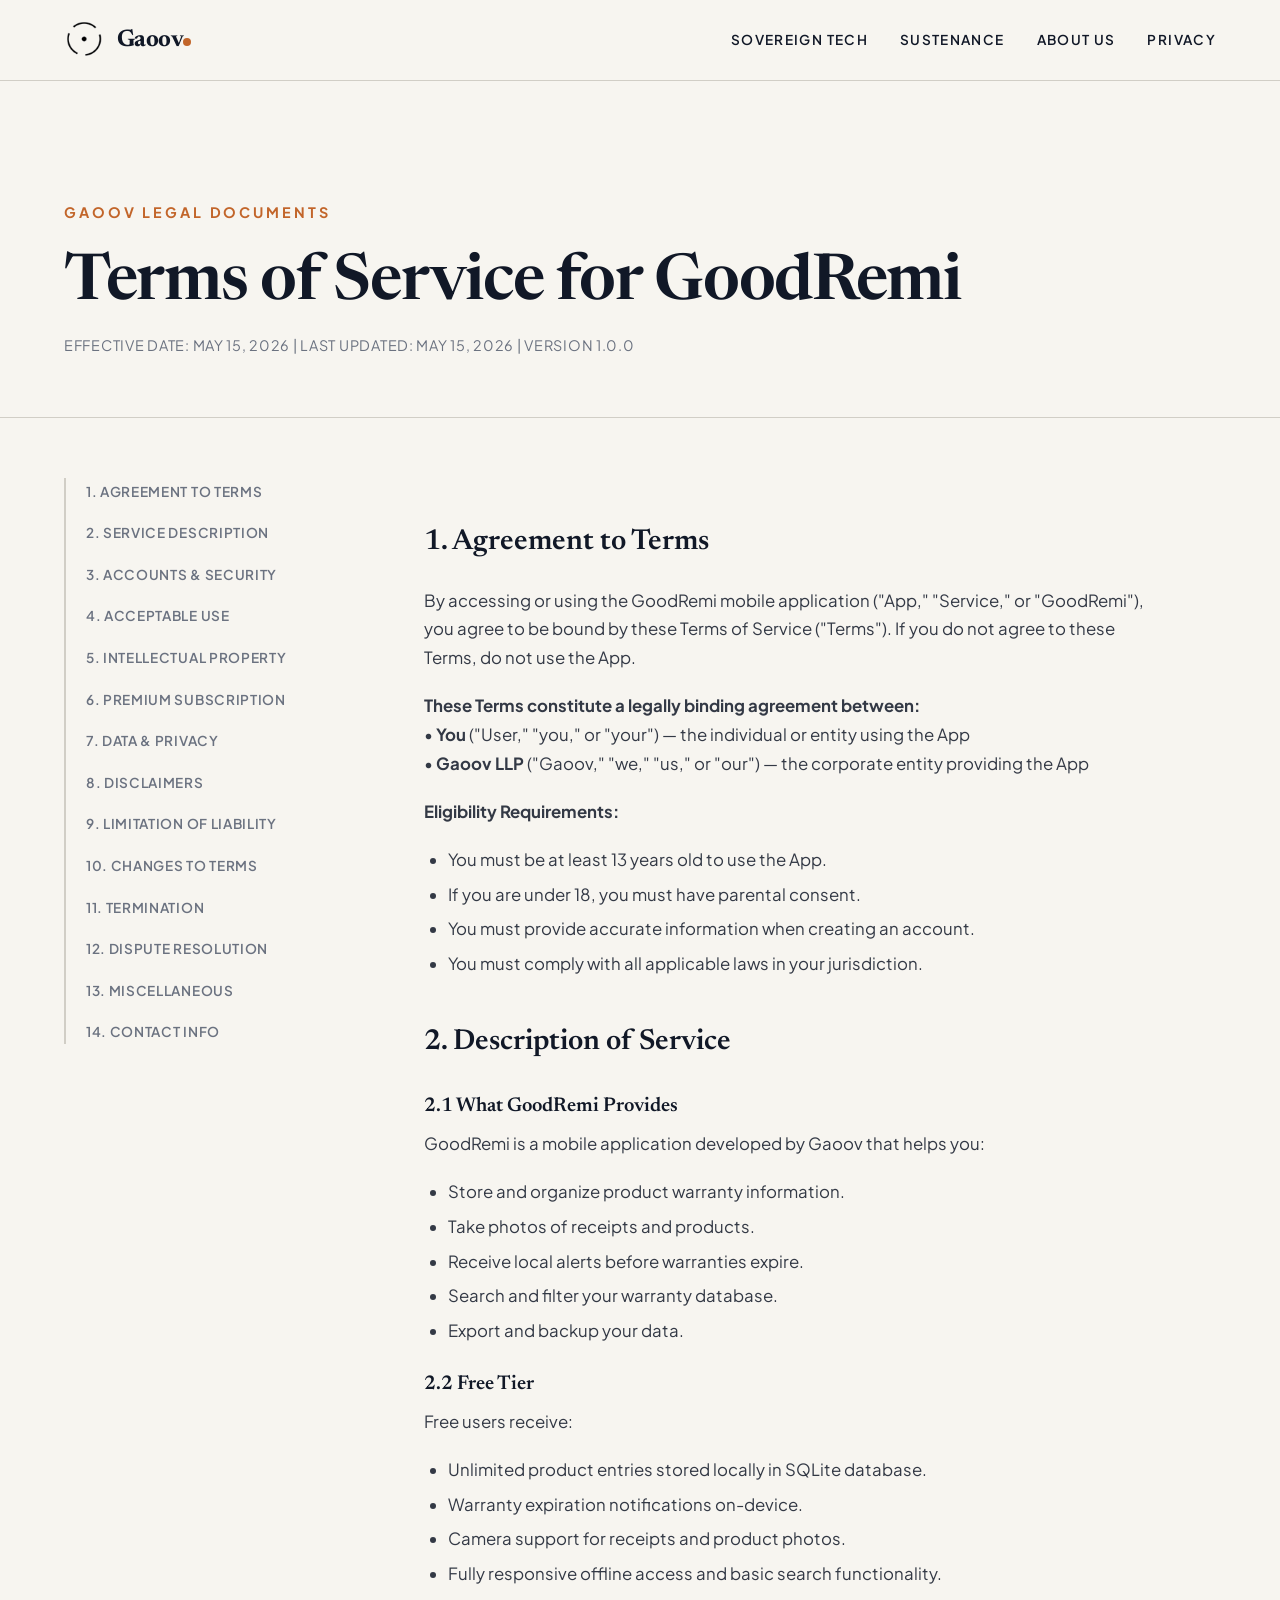
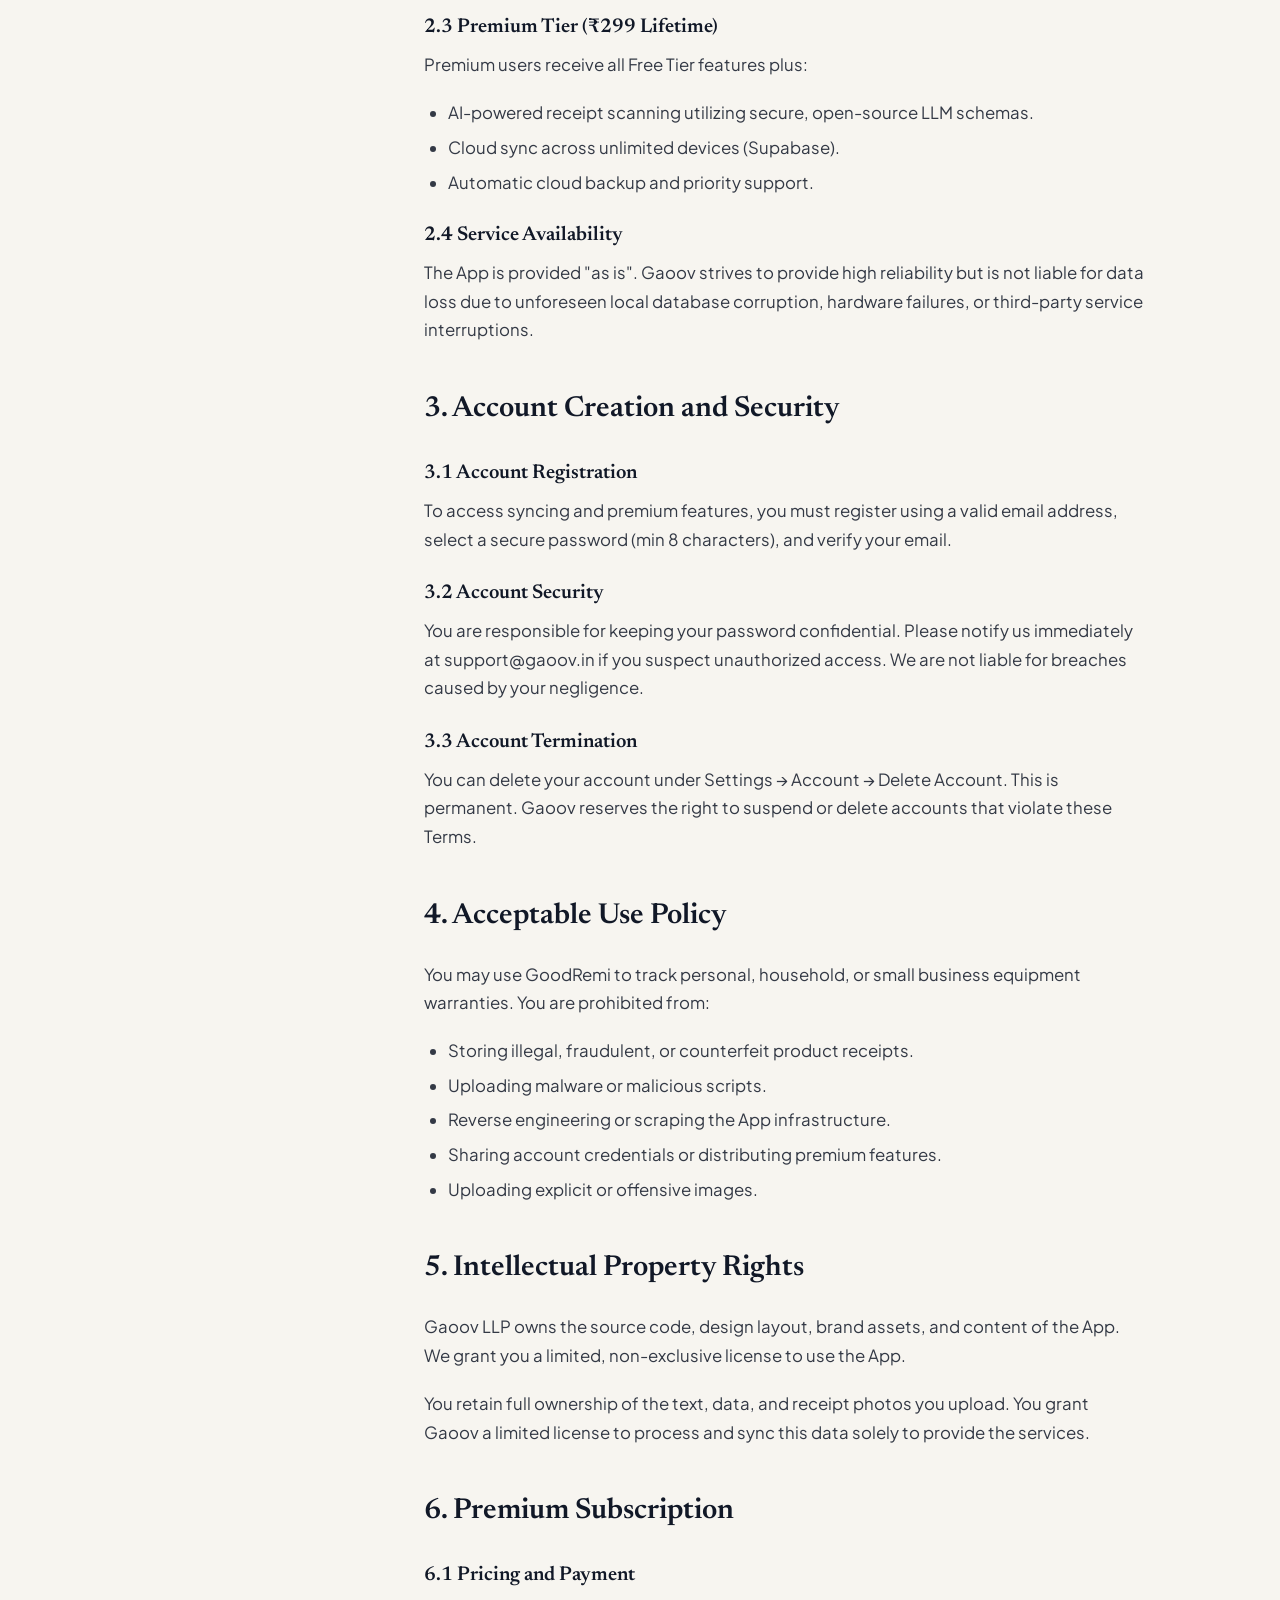
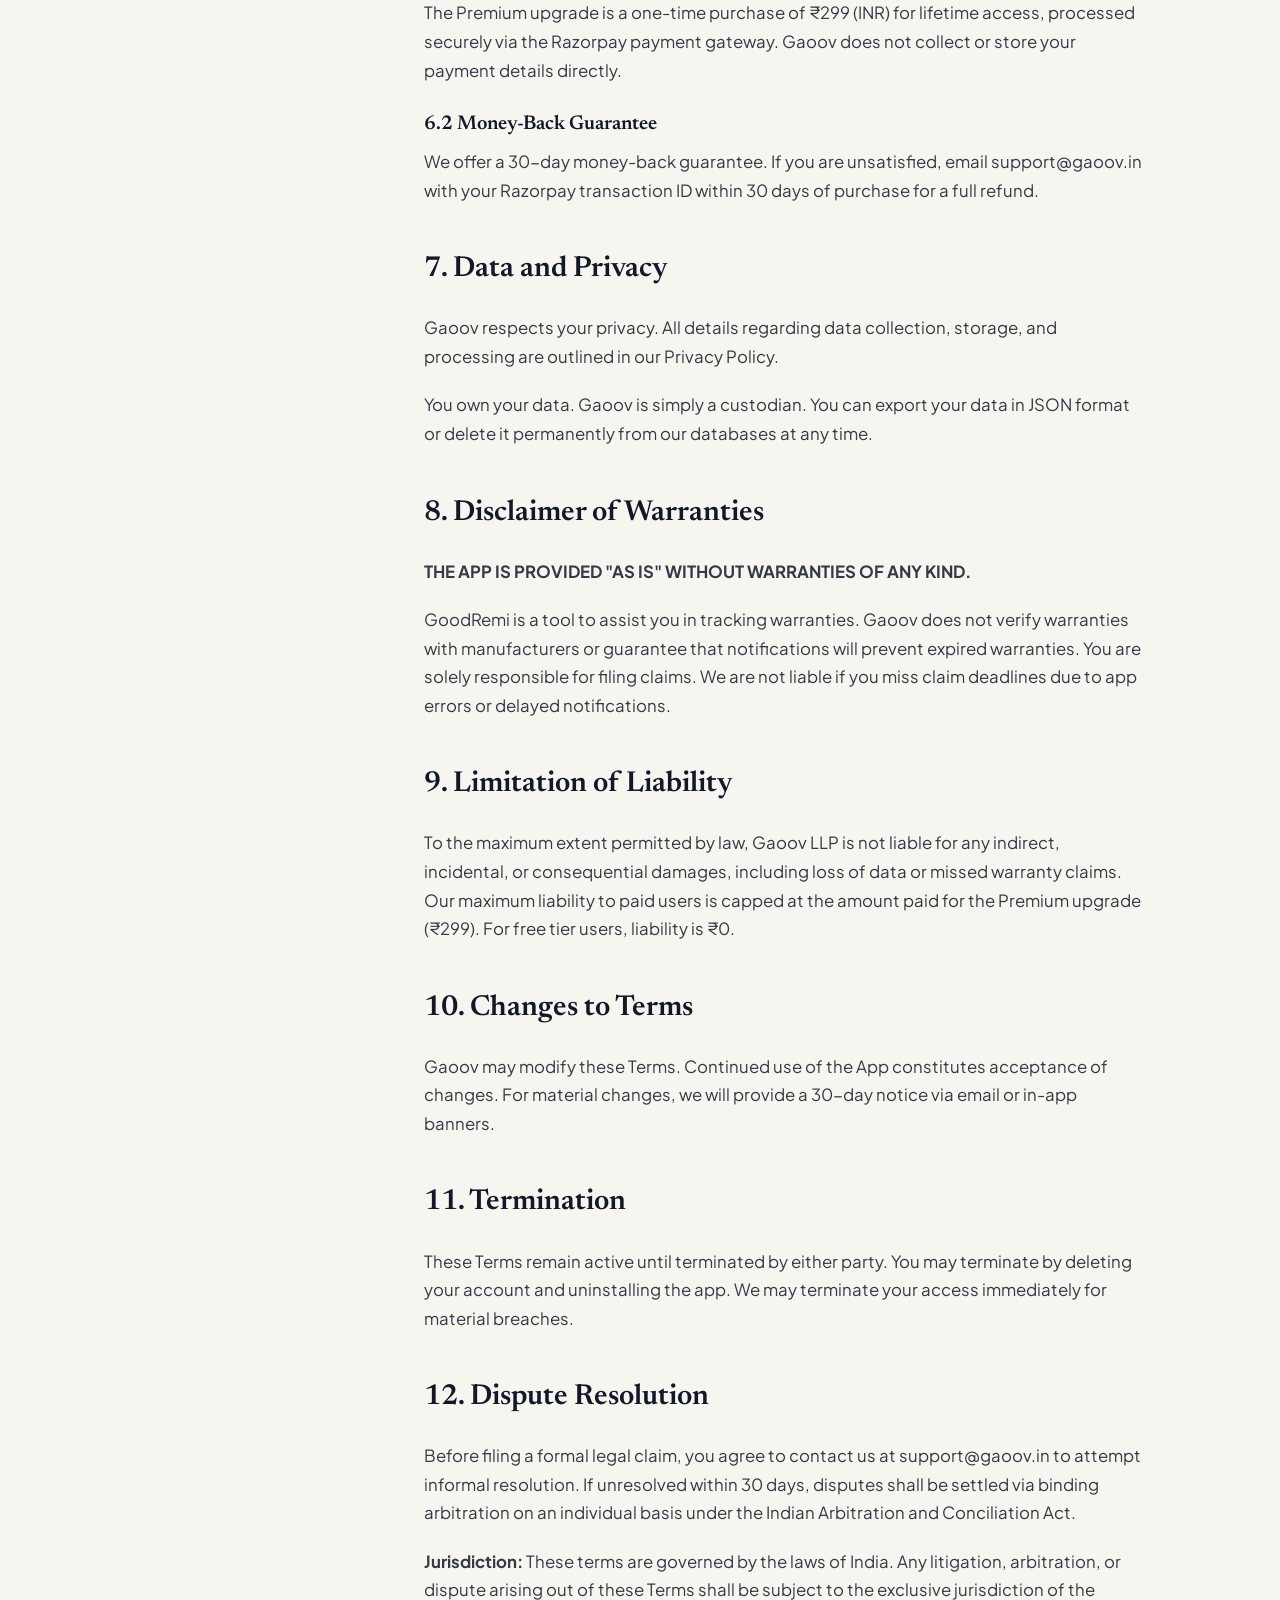
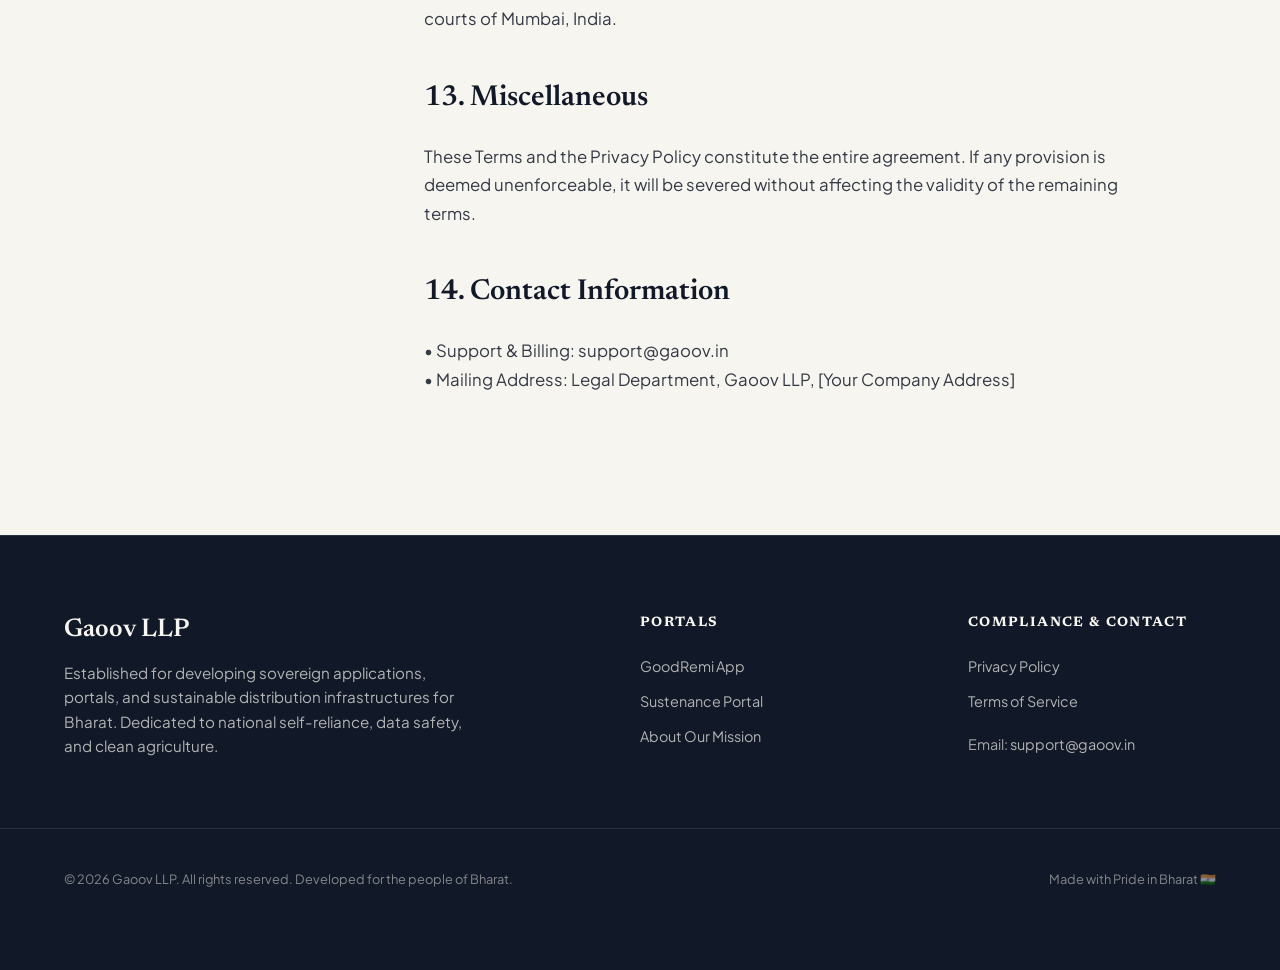
<file: terms.html>
<!DOCTYPE html>
<html lang="en">
<head>
  <meta charset="utf-8"/>
  <meta name="viewport" content="width=device-width, initial-scale=1.0"/>
  <meta name="description" content="Terms of Service for GoodRemi - Warranty & Receipt Tracker, developed by Gaoov LLP."/>
  <title>Terms of Service — GoodRemi</title>
  <link rel="stylesheet" href="index.css"/>
</head>
<body>

  <!-- Navigation -->
  <header>
    <div class="container nav-container">
      <a href="index.html" class="logo-group">
        <img src="Logo_Gaoov.png" alt="Gaoov Logo" style="height: 42px; width: auto; display: block;" />
        <span class="logo-text">Gaoov<span class="logo-dot"></span></span>
      </a>
      <nav class="nav-links">
        <a href="index.html#sovereign" class="nav-link">Sovereign Tech</a>
        <a href="index.html#sustainable" class="nav-link">Sustenance</a>
        <a href="index.html#about" class="nav-link">About Us</a>
        <a href="privacy.html" class="nav-link">Privacy</a>
      </nav>
    </div>
  </header>

  <!-- Title Section -->
  <section class="section" style="padding-bottom: 20px;">
    <div class="container">
      <span class="hero-subtitle">Gaoov Legal Documents</span>
      <h1 style="font-size: clamp(2.5rem, 5vw, 4rem); letter-spacing: -0.02em; margin-bottom: 12px;">Terms of Service for GoodRemi</h1>
      <p class="legal-meta">Effective Date: May 15, 2026 | Last Updated: May 15, 2026 | Version 1.0.0</p>
    </div>
  </section>

  <!-- Legal Main Layout -->
  <section class="section" style="padding-top: 0;">
    <div class="container legal-layout">
      <!-- Sticky Sidebar -->
      <aside class="legal-sidebar">
        <div class="legal-sidebar-sticky">
          <ul class="legal-menu">
            <li class="legal-menu-item"><a href="#agreement" class="legal-menu-link active">1. Agreement to Terms</a></li>
            <li class="legal-menu-item"><a href="#description" class="legal-menu-link">2. Service Description</a></li>
            <li class="legal-menu-item"><a href="#accounts" class="legal-menu-link">3. Accounts & Security</a></li>
            <li class="legal-menu-item"><a href="#use" class="legal-menu-link">4. Acceptable Use</a></li>
            <li class="legal-menu-item"><a href="#ip" class="legal-menu-link">5. Intellectual Property</a></li>
            <li class="legal-menu-item"><a href="#premium" class="legal-menu-link">6. Premium Subscription</a></li>
            <li class="legal-menu-item"><a href="#data" class="legal-menu-link">7. Data & Privacy</a></li>
            <li class="legal-menu-item"><a href="#warranties" class="legal-menu-link">8. Disclaimers</a></li>
            <li class="legal-menu-item"><a href="#liability" class="legal-menu-link">9. Limitation of Liability</a></li>
            <li class="legal-menu-item"><a href="#changes" class="legal-menu-link">10. Changes to Terms</a></li>
            <li class="legal-menu-item"><a href="#termination" class="legal-menu-link">11. Termination</a></li>
            <li class="legal-menu-item"><a href="#disputes" class="legal-menu-link">12. Dispute Resolution</a></li>
            <li class="legal-menu-item"><a href="#misc" class="legal-menu-link">13. Miscellaneous</a></li>
            <li class="legal-menu-item"><a href="#contact" class="legal-menu-link">14. Contact Info</a></li>
          </ul>
        </div>
      </aside>

      <!-- Document Content -->
      <main class="legal-content">
        <section id="agreement">
          <h2>1. Agreement to Terms</h2>
          <p>
            By accessing or using the GoodRemi mobile application ("App," "Service," or "GoodRemi"), you agree to be bound by these Terms of Service ("Terms"). If you do not agree to these Terms, do not use the App.
          </p>
          <p><strong>These Terms constitute a legally binding agreement between:</strong><br>
            • <strong>You</strong> ("User," "you," or "your") — the individual or entity using the App<br>
            • <strong>Gaoov LLP</strong> ("Gaoov," "we," "us," or "our") — the corporate entity providing the App
          </p>
          <p><strong>Eligibility Requirements:</strong></p>
          <ul>
            <li>You must be at least 13 years old to use the App.</li>
            <li>If you are under 18, you must have parental consent.</li>
            <li>You must provide accurate information when creating an account.</li>
            <li>You must comply with all applicable laws in your jurisdiction.</li>
          </ul>
        </section>

        <section id="description">
          <h2>2. Description of Service</h2>
          <h3>2.1 What GoodRemi Provides</h3>
          <p>GoodRemi is a mobile application developed by Gaoov that helps you:</p>
          <ul>
            <li>Store and organize product warranty information.</li>
            <li>Take photos of receipts and products.</li>
            <li>Receive local alerts before warranties expire.</li>
            <li>Search and filter your warranty database.</li>
            <li>Export and backup your data.</li>
          </ul>

          <h3>2.2 Free Tier</h3>
          <p>Free users receive:</p>
          <ul>
            <li>Unlimited product entries stored locally in SQLite database.</li>
            <li>Warranty expiration notifications on-device.</li>
            <li>Camera support for receipts and product photos.</li>
            <li>Fully responsive offline access and basic search functionality.</li>
          </ul>

          <h3>2.3 Premium Tier (₹299 Lifetime)</h3>
          <p>Premium users receive all Free Tier features plus:</p>
          <ul>
            <li>AI-powered receipt scanning utilizing secure, open-source LLM schemas.</li>
            <li>Cloud sync across unlimited devices (Supabase).</li>
            <li>Automatic cloud backup and priority support.</li>
          </ul>

          <h3>2.4 Service Availability</h3>
          <p>
            The App is provided "as is". Gaoov strives to provide high reliability but is not liable for data loss due to unforeseen local database corruption, hardware failures, or third-party service interruptions.
          </p>
        </section>

        <section id="accounts">
          <h2>3. Account Creation and Security</h2>
          <h3>3.1 Account Registration</h3>
          <p>To access syncing and premium features, you must register using a valid email address, select a secure password (min 8 characters), and verify your email.</p>
          <h3>3.2 Account Security</h3>
          <p>
            You are responsible for keeping your password confidential. Please notify us immediately at <a href="mailto:support@gaoov.in">support@gaoov.in</a> if you suspect unauthorized access. We are not liable for breaches caused by your negligence.
          </p>
          <h3>3.3 Account Termination</h3>
          <p>
            You can delete your account under Settings → Account → Delete Account. This is permanent. Gaoov reserves the right to suspend or delete accounts that violate these Terms.
          </p>
        </section>

        <section id="use">
          <h2>4. Acceptable Use Policy</h2>
          <p>You may use GoodRemi to track personal, household, or small business equipment warranties. You are prohibited from:</p>
          <ul>
            <li>Storing illegal, fraudulent, or counterfeit product receipts.</li>
            <li>Uploading malware or malicious scripts.</li>
            <li>Reverse engineering or scraping the App infrastructure.</li>
            <li>Sharing account credentials or distributing premium features.</li>
            <li>Uploading explicit or offensive images.</li>
          </ul>
        </section>

        <section id="ip">
          <h2>5. Intellectual Property Rights</h2>
          <p>
            Gaoov LLP owns the source code, design layout, brand assets, and content of the App. We grant you a limited, non-exclusive license to use the App.
          </p>
          <p>
            You retain full ownership of the text, data, and receipt photos you upload. You grant Gaoov a limited license to process and sync this data solely to provide the services.
          </p>
        </section>

        <section id="premium">
          <h2>6. Premium Subscription</h2>
          <h3>6.1 Pricing and Payment</h3>
          <p>
            The Premium upgrade is a one-time purchase of ₹299 (INR) for lifetime access, processed securely via the Razorpay payment gateway. Gaoov does not collect or store your payment details directly.
          </p>
          <h3>6.2 Money-Back Guarantee</h3>
          <p>
            We offer a 30-day money-back guarantee. If you are unsatisfied, email <a href="mailto:support@gaoov.in">support@gaoov.in</a> with your Razorpay transaction ID within 30 days of purchase for a full refund.
          </p>
        </section>

        <section id="data">
          <h2>7. Data and Privacy</h2>
          <p>
            Gaoov respects your privacy. All details regarding data collection, storage, and processing are outlined in our <a href="privacy.html">Privacy Policy</a>.
          </p>
          <p>
            You own your data. Gaoov is simply a custodian. You can export your data in JSON format or delete it permanently from our databases at any time.
          </p>
        </section>

        <section id="warranties">
          <h2>8. Disclaimer of Warranties</h2>
          <p><strong>THE APP IS PROVIDED "AS IS" WITHOUT WARRANTIES OF ANY KIND.</strong></p>
          <p>
            GoodRemi is a tool to assist you in tracking warranties. Gaoov does not verify warranties with manufacturers or guarantee that notifications will prevent expired warranties. You are solely responsible for filing claims. We are not liable if you miss claim deadlines due to app errors or delayed notifications.
          </p>
        </section>

        <section id="liability">
          <h2>9. Limitation of Liability</h2>
          <p>
            To the maximum extent permitted by law, Gaoov LLP is not liable for any indirect, incidental, or consequential damages, including loss of data or missed warranty claims. Our maximum liability to paid users is capped at the amount paid for the Premium upgrade (₹299). For free tier users, liability is ₹0.
          </p>
        </section>

        <section id="changes">
          <h2>10. Changes to Terms</h2>
          <p>
            Gaoov may modify these Terms. Continued use of the App constitutes acceptance of changes. For material changes, we will provide a 30-day notice via email or in-app banners.
          </p>
        </section>

        <section id="termination">
          <h2>11. Termination</h2>
          <p>
            These Terms remain active until terminated by either party. You may terminate by deleting your account and uninstalling the app. We may terminate your access immediately for material breaches.
          </p>
        </section>

        <section id="disputes">
          <h2>12. Dispute Resolution</h2>
          <p>
            Before filing a formal legal claim, you agree to contact us at <a href="mailto:support@gaoov.in">support@gaoov.in</a> to attempt informal resolution. If unresolved within 30 days, disputes shall be settled via binding arbitration on an individual basis under the Indian Arbitration and Conciliation Act.
          </p>
          <p>
            <strong>Jurisdiction:</strong> These terms are governed by the laws of India. Any litigation, arbitration, or dispute arising out of these Terms shall be subject to the exclusive jurisdiction of the courts of Mumbai, India.
          </p>
        </section>

        <section id="misc">
          <h2>13. Miscellaneous</h2>
          <p>
            These Terms and the Privacy Policy constitute the entire agreement. If any provision is deemed unenforceable, it will be severed without affecting the validity of the remaining terms.
          </p>
        </section>

        <section id="contact">
          <h2>14. Contact Information</h2>
          <p>
            • Support & Billing: <a href="mailto:support@gaoov.in">support@gaoov.in</a><br>
            • Mailing Address: Legal Department, Gaoov LLP, [Your Company Address]
          </p>
        </section>
      </main>
    </div>
  </section>

  <!-- Footer -->
  <footer>
    <div class="container footer-grid">
      <div class="footer-about">
        <h3>Gaoov LLP</h3>
        <p style="margin-top: 16px; font-size: 0.95rem; color: rgba(247, 245, 240, 0.7);">
          Established for developing sovereign applications, portals, and sustainable distribution infrastructures for Bharat. Dedicated to national self-reliance, data safety, and clean agriculture.
        </p>
      </div>
      <div class="footer-links-col">
        <h4>Portals</h4>
        <ul class="footer-links">
          <li class="footer-link-item"><a href="index.html#sovereign">GoodRemi App</a></li>
          <li class="footer-link-item"><a href="index.html#sustainable">Sustenance Portal</a></li>
          <li class="footer-link-item"><a href="index.html#about">About Our Mission</a></li>
        </ul>
      </div>
      <div class="footer-links-col">
        <h4>Compliance & Contact</h4>
        <ul class="footer-links">
          <li class="footer-link-item"><a href="privacy.html">Privacy Policy</a></li>
          <li class="footer-link-item"><a href="terms.html">Terms of Service</a></li>
          <li class="footer-link-item" style="color: rgba(247, 245, 240, 0.65); margin-top: 20px;">
            Email: <a href="mailto:support@gaoov.in">support@gaoov.in</a>
          </li>
        </ul>
      </div>
    </div>
    <div class="container footer-bottom">
      <div class="footer-copy">
        &copy; 2026 Gaoov LLP. All rights reserved. Developed for the people of Bharat.
      </div>
      <div style="font-size: 0.8rem; color: rgba(247, 245, 240, 0.5);">
        Made with Pride in Bharat 🇮🇳
      </div>
    </div>
  </footer>

  <!-- Basic JavaScript for Active Sidebar Menu Links -->
  <script>
    document.addEventListener("DOMContentLoaded", () => {
      const links = document.querySelectorAll(".legal-menu-link");
      const sections = document.querySelectorAll(".legal-content section");

      window.addEventListener("scroll", () => {
        let current = "";
        sections.forEach(section => {
          const sectionTop = section.offsetTop;
          const sectionHeight = section.clientHeight;
          if (pageYOffset >= (sectionTop - 150)) {
            current = section.getAttribute("id");
          }
        });

        links.forEach(link => {
          link.classList.remove("active");
          if (link.getAttribute("href") === `#${current}`) {
            link.classList.add("active");
          }
        });
      });
    });
  </script>

</body>
</html>
</file>
<file: index.css>
@import url('https://fonts.googleapis.com/css2?family=Newsreader:ital,opsz,wght@0,6..72,200..800;1,6..72,200..800&family=Plus+Jakarta+Sans:ital,wght@0,200..800;1,200..800&display=swap');

:root {
  /* Color Palette - Mitti & Haryali */
  --bg-clay: #F7F5F0;       /* Warm linen / paper tone */
  --text-onyx: #111827;     /* High contrast charcoal */
  --brand-sienna: #C2652A;  /* Terracotta primary accent */
  --brand-forest: #1E3F20;  /* Organic green secondary accent */
  --bg-alabaster: #FFFFFF;  /* White highlights / cards */
  --border-stone: #D1CEC6;  /* Accent borders */
  --text-muted: #6B7280;    /* Muted metadata */
  
  /* Typography Scale */
  --font-display: 'Newsreader', Georgia, serif;
  --font-body: 'Plus Jakarta Sans', system-ui, -apple-system, sans-serif;
  
  /* Transitions */
  --transition-smooth: all 0.4s cubic-bezier(0.16, 1, 0.3, 1);
  --transition-fast: all 0.2s cubic-bezier(0.16, 1, 0.3, 1);
}

/* Base Styles */
* {
  box-sizing: border-box;
  margin: 0;
  padding: 0;
}

body {
  background-color: var(--bg-clay);
  color: var(--text-onyx);
  font-family: var(--font-body);
  line-height: 1.6;
  -webkit-font-smoothing: antialiased;
  -moz-osx-font-smoothing: grayscale;
  overflow-x: hidden;
}

h1, h2, h3, h4 {
  font-family: var(--font-display);
  font-weight: 600;
  line-height: 1.15;
  color: var(--text-onyx);
}

a {
  color: inherit;
  text-decoration: none;
  transition: var(--transition-fast);
}

img {
  max-width: 100%;
  height: auto;
  display: block;
}

/* Layout Utilities */
.container {
  max-width: var(--container-max);
  margin: 0 auto;
  padding: 0 clamp(20px, 5vw, 80px);
}

.section {
  padding: clamp(60px, 10vw, 120px) 0;
  border-bottom: 1px solid var(--border-stone);
}

.section:last-of-type {
  border-bottom: none;
}

.grid-2 {
  display: grid;
  grid-template-columns: 1fr;
  gap: 40px;
}

@media (min-width: 768px) {
  .grid-2 {
    grid-template-columns: 1fr 1fr;
    gap: 60px;
  }
}

.grid-3 {
  display: grid;
  grid-template-columns: 1fr;
  gap: 30px;
}

@media (min-width: 768px) {
  .grid-3 {
    grid-template-columns: repeat(3, 1fr);
    gap: 40px;
  }
}

/* Header & Navigation */
header {
  position: sticky;
  top: 0;
  background-color: rgba(247, 245, 240, 0.85);
  backdrop-filter: blur(12px);
  -webkit-backdrop-filter: blur(12px);
  border-bottom: 1px solid var(--border-stone);
  z-index: 100;
  transition: var(--transition-smooth);
}

.nav-container {
  display: flex;
  justify-content: space-between;
  align-items: center;
  height: 80px;
}

.logo-group {
  display: flex;
  align-items: center;
  gap: 12px;
}

.logo-text {
  font-family: var(--font-display);
  font-size: 1.5rem;
  font-weight: 700;
  letter-spacing: -0.02em;
  color: var(--text-onyx);
}

.logo-dot {
  width: 8px;
  height: 8px;
  background-color: var(--brand-sienna);
  border-radius: 50%;
  display: inline-block;
}

.nav-links {
  display: none;
  gap: 32px;
  align-items: center;
}

@media (min-width: 768px) {
  .nav-links {
    display: flex;
  }
}

.nav-link {
  font-size: 0.85rem;
  font-weight: 600;
  text-transform: uppercase;
  letter-spacing: 0.1em;
  position: relative;
  padding: 8px 0;
}

.nav-link::after {
  content: '';
  position: absolute;
  bottom: 0;
  left: 0;
  width: 0;
  height: 2px;
  background-color: var(--brand-sienna);
  transition: var(--transition-fast);
}

.nav-link:hover::after {
  width: 100%;
}

.nav-link.active::after {
  width: 100%;
}

/* Hero Section */
.hero {
  position: relative;
  text-align: left;
  overflow: hidden;
  border-bottom: 1px solid var(--border-stone);
}

.hero-content {
  max-width: 800px;
}

.hero-subtitle {
  font-size: 0.9rem;
  font-weight: 700;
  text-transform: uppercase;
  letter-spacing: 0.2em;
  color: var(--brand-sienna);
  margin-bottom: 24px;
  display: block;
}

.hero-title {
  font-size: clamp(2.5rem, 6vw, 4.5rem);
  font-weight: 700;
  letter-spacing: -0.02em;
  margin-bottom: 30px;
  color: var(--text-onyx);
}

.hero-description {
  font-size: clamp(1.1rem, 2vw, 1.35rem);
  line-height: 1.6;
  color: var(--text-onyx);
  opacity: 0.85;
  margin-bottom: 40px;
}

/* Buttons */
.btn-group {
  display: flex;
  flex-wrap: wrap;
  gap: 16px;
}

.btn {
  display: inline-flex;
  align-items: center;
  justify-content: center;
  padding: 16px 28px;
  font-size: 0.85rem;
  font-weight: 700;
  text-transform: uppercase;
  letter-spacing: 0.1em;
  border-radius: 4px;
  cursor: pointer;
  transition: var(--transition-smooth);
  border: 1px solid transparent;
}

.btn-primary {
  background-color: var(--brand-sienna);
  color: var(--bg-clay);
}

.btn-primary:hover {
  background-color: var(--text-onyx);
  transform: translateY(-2px);
}

.btn-secondary {
  background-color: var(--brand-forest);
  color: var(--bg-clay);
}

.btn-secondary:hover {
  background-color: var(--text-onyx);
  transform: translateY(-2px);
}

.btn-outline {
  border-color: var(--text-onyx);
  color: var(--text-onyx);
  background-color: transparent;
}

.btn-outline:hover {
  background-color: var(--text-onyx);
  color: var(--bg-clay);
  transform: translateY(-2px);
}

/* Cards & Components */
.card {
  background-color: var(--bg-alabaster);
  border: 1px solid var(--border-stone);
  padding: 40px;
  border-radius: 4px;
  transition: var(--transition-smooth);
}

.card:hover {
  border-color: var(--brand-sienna);
  transform: translateY(-4px);
}

.card-icon {
  margin-bottom: 24px;
  color: var(--brand-sienna);
}

.card-title {
  font-size: 1.6rem;
  margin-bottom: 16px;
}

.card-text {
  font-size: 0.95rem;
  color: var(--text-muted);
}

/* Asymmetric Image Showcase */
.showcase-wrapper {
  position: relative;
  display: flex;
  flex-direction: column;
  justify-content: center;
}

.showcase-box {
  border: 1px solid var(--border-stone);
  background: var(--bg-alabaster);
  padding: 12px;
  border-radius: 8px;
  transform: rotate(-1deg);
  transition: var(--transition-smooth);
  cursor: pointer;
}

.showcase-box:hover {
  transform: rotate(0deg) scale(1.02);
  border-color: var(--brand-sienna);
}

.showcase-image {
  border-radius: 4px;
  width: 100%;
}

/* App Feature Highlight */
.app-feature-list {
  list-style: none;
  margin-top: 30px;
}

.app-feature-item {
  display: flex;
  gap: 16px;
  align-items: flex-start;
  margin-bottom: 20px;
}

.feature-check {
  color: var(--brand-sienna);
  font-size: 1.25rem;
  font-weight: bold;
}

.feature-info h4 {
  font-family: var(--font-body);
  font-size: 1.05rem;
  margin-bottom: 4px;
}

.feature-info p {
  color: var(--text-muted);
  font-size: 0.9rem;
}

/* Sustainable Pillar Section */
.pillar-green {
  background-color: var(--brand-forest);
  color: var(--bg-clay);
  border: none;
}

.pillar-green h2, .pillar-green h3, .pillar-green p {
  color: var(--bg-clay);
}

.pillar-green .btn-outline {
  border-color: var(--bg-clay);
  color: var(--bg-clay);
}

.pillar-green .btn-outline:hover {
  background-color: var(--bg-clay);
  color: var(--brand-forest);
}

/* Screenshot Interactive Showcase */
.gallery-section {
  background-color: var(--bg-alabaster);
}

.gallery-track {
  display: flex;
  gap: 20px;
  overflow-x: auto;
  padding: 20px 0 40px 0;
  scrollbar-width: thin;
  scrollbar-color: var(--brand-sienna) var(--border-stone);
}

.gallery-track::-webkit-scrollbar {
  height: 6px;
}

.gallery-track::-webkit-scrollbar-thumb {
  background-color: var(--brand-sienna);
  border-radius: 3px;
}

.gallery-track::-webkit-scrollbar-track {
  background-color: var(--border-stone);
}

.gallery-item {
  flex: 0 0 260px;
  border: 1px solid var(--border-stone);
  border-radius: 12px;
  overflow: hidden;
  background-color: var(--bg-clay);
  padding: 8px;
  transition: var(--transition-smooth);
}

.gallery-item:hover {
  transform: translateY(-8px);
  border-color: var(--brand-sienna);
}

.gallery-item img {
  border-radius: 8px;
  width: 100%;
  height: auto;
  box-shadow: 0 4px 12px rgba(0, 0, 0, 0.05);
}

/* Legal Document Layout */
.legal-layout {
  display: grid;
  grid-template-columns: 1fr;
  gap: 40px;
  margin-top: 60px;
}

@media (min-width: 992px) {
  .legal-layout {
    grid-template-columns: 280px 1fr;
    gap: 80px;
  }
}

.legal-sidebar {
  position: static;
}

@media (min-width: 992px) {
  .legal-sidebar-sticky {
    position: sticky;
    top: 120px;
  }
}

.legal-menu {
  list-style: none;
  border-left: 2px solid var(--border-stone);
  padding-left: 20px;
}

.legal-menu-item {
  margin-bottom: 16px;
}

.legal-menu-link {
  font-size: 0.85rem;
  font-weight: 600;
  text-transform: uppercase;
  letter-spacing: 0.05em;
  color: var(--text-muted);
}

.legal-menu-link:hover, .legal-menu-link.active {
  color: var(--brand-sienna);
}

.legal-content {
  font-family: var(--font-body);
  max-width: 720px;
}

.legal-content h1 {
  font-size: 3rem;
  margin-bottom: 20px;
}

.legal-content h2 {
  font-size: 1.8rem;
  margin-top: 48px;
  margin-bottom: 20px;
  padding-bottom: 8px;
  border-b: 1px solid var(--border-stone);
}

.legal-content h3 {
  font-size: 1.25rem;
  margin-top: 28px;
  margin-bottom: 12px;
}

.legal-content p {
  margin-bottom: 20px;
  font-size: 1.05rem;
  color: rgba(17, 24, 39, 0.85);
  line-height: 1.7;
}

.legal-content ul, .legal-content ol {
  margin-bottom: 24px;
  padding-left: 24px;
}

.legal-content li {
  margin-bottom: 8px;
  font-size: 1.05rem;
  color: rgba(17, 24, 39, 0.85);
}

.legal-content table {
  width: 100%;
  border-collapse: collapse;
  margin: 32px 0;
  font-size: 0.95rem;
}

.legal-content th, .legal-content td {
  padding: 12px 16px;
  border: 1px solid var(--border-stone);
  text-align: left;
}

.legal-content th {
  background-color: var(--bg-clay);
  font-weight: 700;
}

.legal-meta {
  font-size: 0.9rem;
  color: var(--text-muted);
  margin-bottom: 40px;
  text-transform: uppercase;
  letter-spacing: 0.05em;
}

/* Footer styling */
footer {
  background-color: var(--text-onyx);
  color: var(--bg-clay);
  padding: 80px 0;
  font-size: 0.9rem;
  border-top: 1px solid rgba(255, 255, 255, 0.1);
}

.footer-grid {
  display: grid;
  grid-template-columns: 1fr;
  gap: 40px;
  margin-bottom: 60px;
}

@media (min-width: 768px) {
  .footer-grid {
    grid-template-columns: 2fr 1fr 1fr;
    gap: 80px;
  }
}

.footer-about h3 {
  color: var(--bg-clay);
  font-size: 1.6rem;
  margin-bottom: 16px;
}

.footer-about p {
  color: rgba(247, 245, 240, 0.75);
  max-width: 400px;
  line-height: 1.6;
}

.footer-links-col h4 {
  color: var(--bg-clay);
  font-size: 0.85rem;
  font-weight: 700;
  text-transform: uppercase;
  letter-spacing: 0.1em;
  margin-bottom: 24px;
}

.footer-links {
  list-style: none;
}

.footer-link-item {
  margin-bottom: 12px;
}

.footer-link-item a {
  color: rgba(247, 245, 240, 0.7);
}

.footer-link-item a:hover {
  color: var(--brand-sienna);
}

.footer-bottom {
  border-top: 1px solid rgba(247, 245, 240, 0.1);
  padding-top: 40px;
  display: flex;
  flex-direction: column;
  gap: 20px;
  align-items: center;
  justify-content: space-between;
}

@media (min-width: 768px) {
  .footer-bottom {
    flex-direction: row;
  }
}

.footer-copy {
  color: rgba(247, 245, 240, 0.5);
  font-size: 0.8rem;
}

.footer-copy a {
  color: rgba(247, 245, 240, 0.7);
  text-decoration: underline;
}

.footer-badges {
  display: flex;
  gap: 12px;
  flex-wrap: wrap;
}

.store-badge {
  display: flex;
  align-items: center;
  gap: 8px;
  background-color: rgba(255, 255, 255, 0.05);
  border: 1px solid rgba(255, 255, 255, 0.1);
  border-radius: 4px;
  padding: 8px 16px;
  transition: var(--transition-fast);
  color: var(--bg-clay);
}

.store-badge:hover {
  background-color: rgba(255, 255, 255, 0.1);
  border-color: var(--brand-sienna);
}

.badge-text {
  text-align: left;
}

.badge-sub {
  font-size: 0.65rem;
  text-transform: uppercase;
  letter-spacing: 0.05em;
  opacity: 0.7;
}

.badge-main {
  font-size: 0.85rem;
  font-weight: 700;
  letter-spacing: 0.02em;
}

/* Animations */
@keyframes fadeIn {
  from {
    opacity: 0;
    transform: translateY(20px);
  }
  to {
    opacity: 1;
    transform: translateY(0);
  }
}

.animate-fade-in {
  animation: fadeIn 1s cubic-bezier(0.16, 1, 0.3, 1) forwards;
}

.stagger-1 { animation-delay: 0.1s; }
.stagger-2 { animation-delay: 0.2s; }
.stagger-3 { animation-delay: 0.3s; }
</file>
